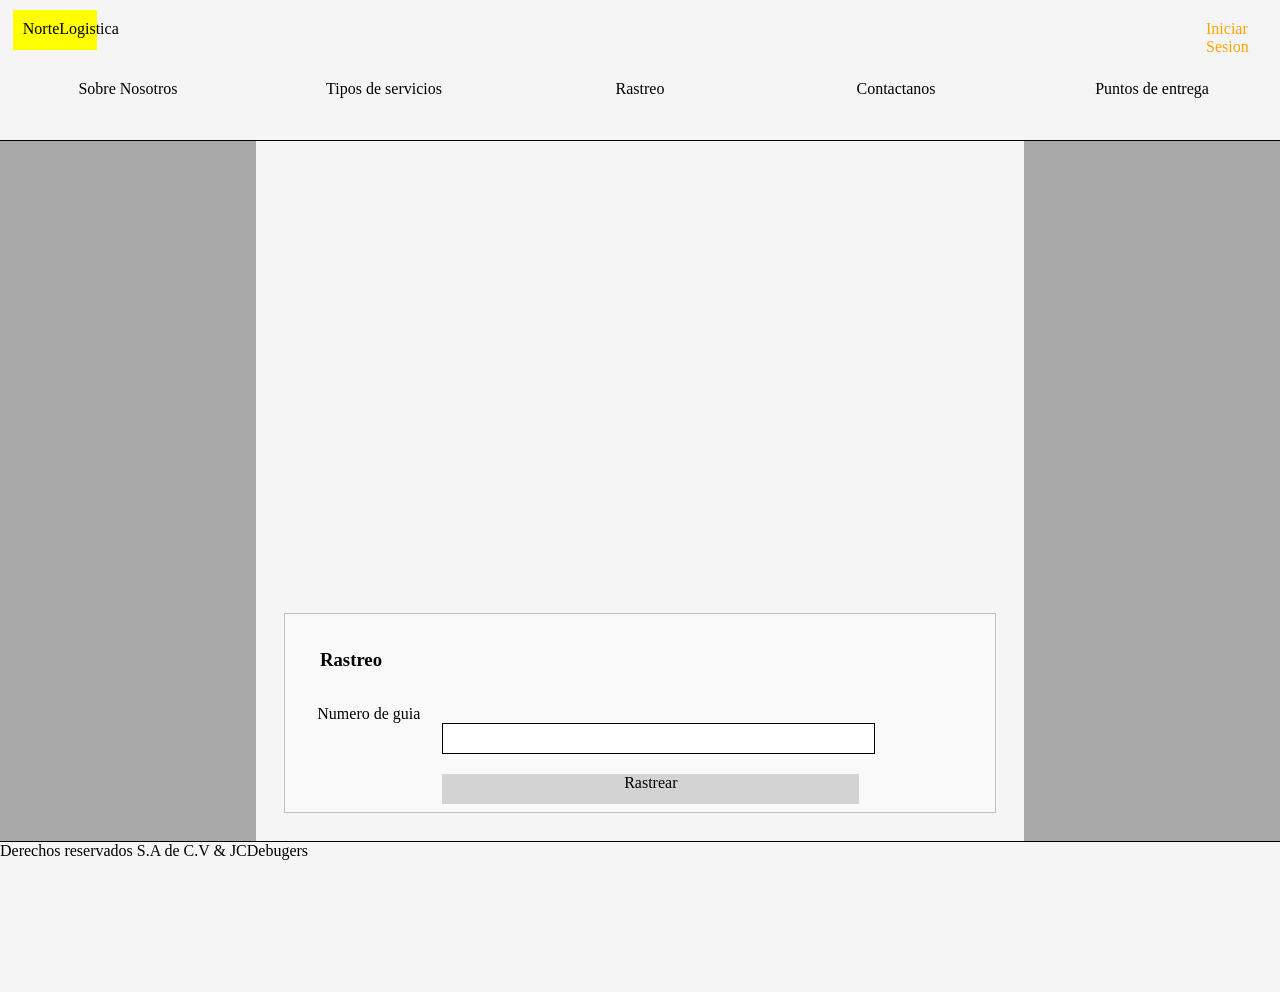
<file: index.html>
<!DOCTYPE html>
<html lang="en">
<head>
    <meta charset="UTF-8">
    <meta http-equiv="X-UA-Compatible" content="IE=edge">
    <meta name="viewport" content="width=device-width, initial-scale=1.0">
    <title>NorteLogistica</title>
    <link rel="stylesheet" href="./Componentes/Index.css">


</head>
<body>
<!--Titulo-->
   
    <div id="header">
        <div class=cajatitulo>NorteLogistica</div>

        <div class="inicioS">
            <label id="iniciosesion">
                <a href="./html/Ingresar.html">Iniciar Sesion</a>
            </label>
        </div>
        
    </div>

<!--Lista de cosas-->
    <div id="header2">    
                    
        <ul id="MenuBurger">
            <li>
                <a href="./html/SobreNosotros.html">Sobre Nosotros</a>
            </li>
             <li>
                <a>Tipos de servicios</a>
                <ul>
                    <li><a href="./html/Envios.html">Envios</a></li>
                </ul>
            </li>
            <li>
                <a href="./html/Rastreo.html">Rastreo</a>
            </li>
            <li>
                <a href="./html/Contactanos.html">Contactanos</a>
            </li>
            <li>
                <a href="./html/PuntosDeEntrega.html">Puntos de entrega</a>
            </li>
        </ul>
    </div>
<!--Todo el cuerpo de la pagina-->

    
    <div id="central">
         
        
        <!--Izquierda--> 
        <div id="nav"></div>

        <!--En medio--> 
        <div id="section">
            
            <div class=cajaArriba></div>

            <div class=cajaEnmedio></div>

            <div class=cajaAbajo>
                <div class="wrapper">
                    <h3>Rastreo</h3>
                    <form action="">
                      <p>
                        <label for="">Numero de guia</label>
                        <input type="text">
                      </p>
                     <!--Codigo para subir archivos-->
                    <!--
                      <p class="input-file-wrapper">
                        <label for="upload">Upload your photo</label>
                        <input type="file" name="" id="upload">
                      </p>
                    -->
                      <p>
                            <label id="boton">
                                <a href="./html/Rastreo.html">Rastrear</a>
                            </label>
                      </p>
                    </form>
                  </div>
            </div>
            
        </div>
        
        <!--Derecha-->
        <div id="aside"></div>

        
    </div>


    <div id="footer">
        Derechos reservados S.A de C.V & JCDebugers
    </div>
    
    
</body>
</html>
</file>
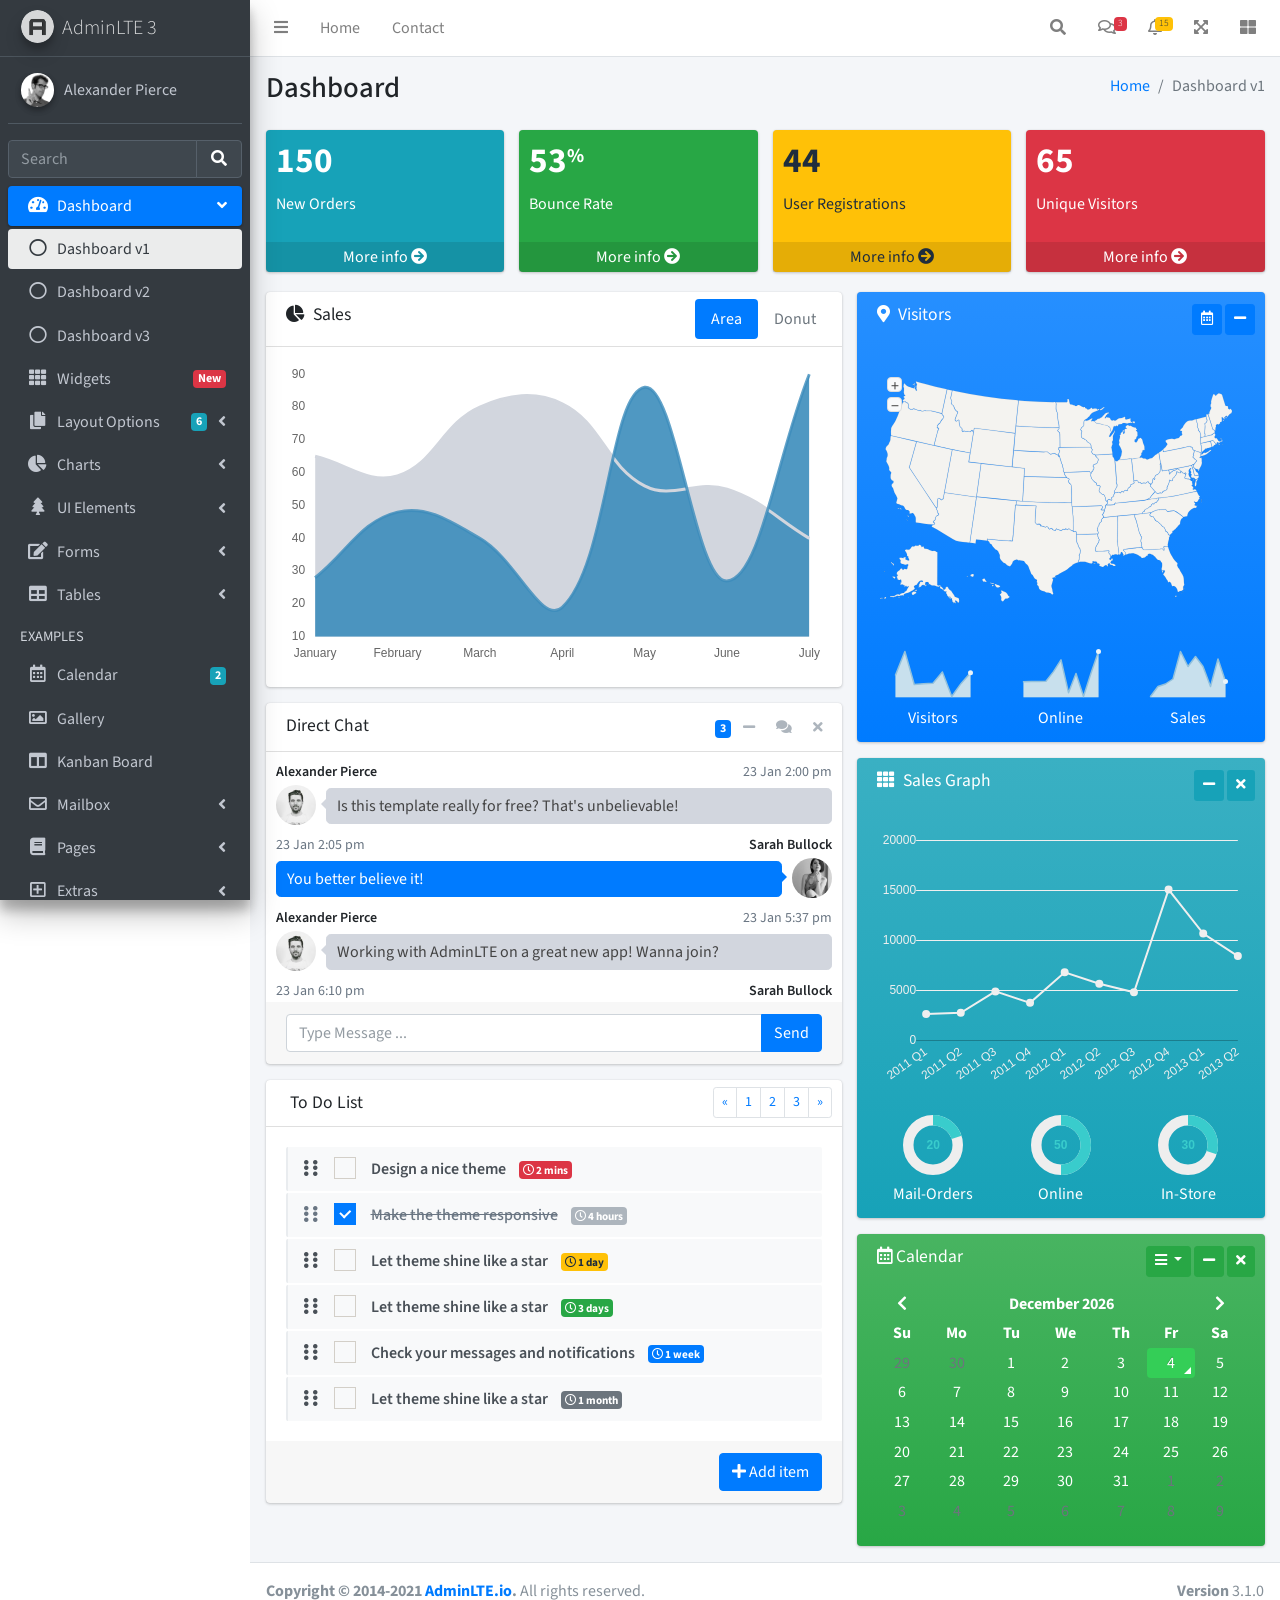
<file: NorteLogistica/public/dash/index.html>
<!DOCTYPE html>
<html lang="en">
<head>
  <meta charset="utf-8">
  <meta name="viewport" content="width=device-width, initial-scale=1">
  <title>AdminLTE 3 | Dashboard</title>

  <!-- Google Font: Source Sans Pro -->
  <link rel="stylesheet" href="https://fonts.googleapis.com/css?family=Source+Sans+Pro:300,400,400i,700&display=fallback">
  <!-- Font Awesome -->
  <link rel="stylesheet" href="plugins/fontawesome-free/css/all.min.css">
  <!-- Ionicons -->
  <link rel="stylesheet" href="https://code.ionicframework.com/ionicons/2.0.1/css/ionicons.min.css">
  <!-- Tempusdominus Bootstrap 4 -->
  <link rel="stylesheet" href="plugins/tempusdominus-bootstrap-4/css/tempusdominus-bootstrap-4.min.css">
  <!-- iCheck -->
  <link rel="stylesheet" href="plugins/icheck-bootstrap/icheck-bootstrap.min.css">
  <!-- JQVMap -->
  <link rel="stylesheet" href="plugins/jqvmap/jqvmap.min.css">
  <!-- Theme style -->
  <link rel="stylesheet" href="dist/css/adminlte.min.css">
  <!-- overlayScrollbars -->
  <link rel="stylesheet" href="plugins/overlayScrollbars/css/OverlayScrollbars.min.css">
  <!-- Daterange picker -->
  <link rel="stylesheet" href="plugins/daterangepicker/daterangepicker.css">
  <!-- summernote -->
  <link rel="stylesheet" href="plugins/summernote/summernote-bs4.min.css">
</head>
<body class="hold-transition sidebar-mini layout-fixed">
<div class="wrapper">

  <!-- Preloader -->
  <div class="preloader flex-column justify-content-center align-items-center">
    <img class="animation__shake" src="dist/img/AdminLTELogo.png" alt="AdminLTELogo" height="60" width="60">
  </div>

  <!-- Navbar -->
  <nav class="main-header navbar navbar-expand navbar-white navbar-light">
    <!-- Left navbar links -->
    <ul class="navbar-nav">
      <li class="nav-item">
        <a class="nav-link" data-widget="pushmenu" href="#" role="button"><i class="fas fa-bars"></i></a>
      </li>
      <li class="nav-item d-none d-sm-inline-block">
        <a href="index3.html" class="nav-link">Home</a>
      </li>
      <li class="nav-item d-none d-sm-inline-block">
        <a href="#" class="nav-link">Contact</a>
      </li>
    </ul>

    <!-- Right navbar links -->
    <ul class="navbar-nav ml-auto">
      <!-- Navbar Search -->
      <li class="nav-item">
        <a class="nav-link" data-widget="navbar-search" href="#" role="button">
          <i class="fas fa-search"></i>
        </a>
        <div class="navbar-search-block">
          <form class="form-inline">
            <div class="input-group input-group-sm">
              <input class="form-control form-control-navbar" type="search" placeholder="Search" aria-label="Search">
              <div class="input-group-append">
                <button class="btn btn-navbar" type="submit">
                  <i class="fas fa-search"></i>
                </button>
                <button class="btn btn-navbar" type="button" data-widget="navbar-search">
                  <i class="fas fa-times"></i>
                </button>
              </div>
            </div>
          </form>
        </div>
      </li>

      <!-- Messages Dropdown Menu -->
      <li class="nav-item dropdown">
        <a class="nav-link" data-toggle="dropdown" href="#">
          <i class="far fa-comments"></i>
          <span class="badge badge-danger navbar-badge">3</span>
        </a>
        <div class="dropdown-menu dropdown-menu-lg dropdown-menu-right">
          <a href="#" class="dropdown-item">
            <!-- Message Start -->
            <div class="media">
              <img src="dist/img/user1-128x128.jpg" alt="User Avatar" class="img-size-50 mr-3 img-circle">
              <div class="media-body">
                <h3 class="dropdown-item-title">
                  Brad Diesel
                  <span class="float-right text-sm text-danger"><i class="fas fa-star"></i></span>
                </h3>
                <p class="text-sm">Call me whenever you can...</p>
                <p class="text-sm text-muted"><i class="far fa-clock mr-1"></i> 4 Hours Ago</p>
              </div>
            </div>
            <!-- Message End -->
          </a>
          <div class="dropdown-divider"></div>
          <a href="#" class="dropdown-item">
            <!-- Message Start -->
            <div class="media">
              <img src="dist/img/user8-128x128.jpg" alt="User Avatar" class="img-size-50 img-circle mr-3">
              <div class="media-body">
                <h3 class="dropdown-item-title">
                  John Pierce
                  <span class="float-right text-sm text-muted"><i class="fas fa-star"></i></span>
                </h3>
                <p class="text-sm">I got your message bro</p>
                <p class="text-sm text-muted"><i class="far fa-clock mr-1"></i> 4 Hours Ago</p>
              </div>
            </div>
            <!-- Message End -->
          </a>
          <div class="dropdown-divider"></div>
          <a href="#" class="dropdown-item">
            <!-- Message Start -->
            <div class="media">
              <img src="dist/img/user3-128x128.jpg" alt="User Avatar" class="img-size-50 img-circle mr-3">
              <div class="media-body">
                <h3 class="dropdown-item-title">
                  Nora Silvester
                  <span class="float-right text-sm text-warning"><i class="fas fa-star"></i></span>
                </h3>
                <p class="text-sm">The subject goes here</p>
                <p class="text-sm text-muted"><i class="far fa-clock mr-1"></i> 4 Hours Ago</p>
              </div>
            </div>
            <!-- Message End -->
          </a>
          <div class="dropdown-divider"></div>
          <a href="#" class="dropdown-item dropdown-footer">See All Messages</a>
        </div>
      </li>
      <!-- Notifications Dropdown Menu -->
      <li class="nav-item dropdown">
        <a class="nav-link" data-toggle="dropdown" href="#">
          <i class="far fa-bell"></i>
          <span class="badge badge-warning navbar-badge">15</span>
        </a>
        <div class="dropdown-menu dropdown-menu-lg dropdown-menu-right">
          <span class="dropdown-item dropdown-header">15 Notifications</span>
          <div class="dropdown-divider"></div>
          <a href="#" class="dropdown-item">
            <i class="fas fa-envelope mr-2"></i> 4 new messages
            <span class="float-right text-muted text-sm">3 mins</span>
          </a>
          <div class="dropdown-divider"></div>
          <a href="#" class="dropdown-item">
            <i class="fas fa-users mr-2"></i> 8 friend requests
            <span class="float-right text-muted text-sm">12 hours</span>
          </a>
          <div class="dropdown-divider"></div>
          <a href="#" class="dropdown-item">
            <i class="fas fa-file mr-2"></i> 3 new reports
            <span class="float-right text-muted text-sm">2 days</span>
          </a>
          <div class="dropdown-divider"></div>
          <a href="#" class="dropdown-item dropdown-footer">See All Notifications</a>
        </div>
      </li>
      <li class="nav-item">
        <a class="nav-link" data-widget="fullscreen" href="#" role="button">
          <i class="fas fa-expand-arrows-alt"></i>
        </a>
      </li>
      <li class="nav-item">
        <a class="nav-link" data-widget="control-sidebar" data-slide="true" href="#" role="button">
          <i class="fas fa-th-large"></i>
        </a>
      </li>
    </ul>
  </nav>
  <!-- /.navbar -->

  <!-- Main Sidebar Container -->
  <aside class="main-sidebar sidebar-dark-primary elevation-4">
    <!-- Brand Logo -->
    <a href="index3.html" class="brand-link">
      <img src="dist/img/AdminLTELogo.png" alt="AdminLTE Logo" class="brand-image img-circle elevation-3" style="opacity: .8">
      <span class="brand-text font-weight-light">AdminLTE 3</span>
    </a>

    <!-- Sidebar -->
    <div class="sidebar">
      <!-- Sidebar user panel (optional) -->
      <div class="user-panel mt-3 pb-3 mb-3 d-flex">
        <div class="image">
          <img src="dist/img/user2-160x160.jpg" class="img-circle elevation-2" alt="User Image">
        </div>
        <div class="info">
          <a href="#" class="d-block">Alexander Pierce</a>
        </div>
      </div>

      <!-- SidebarSearch Form -->
      <div class="form-inline">
        <div class="input-group" data-widget="sidebar-search">
          <input class="form-control form-control-sidebar" type="search" placeholder="Search" aria-label="Search">
          <div class="input-group-append">
            <button class="btn btn-sidebar">
              <i class="fas fa-search fa-fw"></i>
            </button>
          </div>
        </div>
      </div>

      <!-- Sidebar Menu -->
      <nav class="mt-2">
        <ul class="nav nav-pills nav-sidebar flex-column" data-widget="treeview" role="menu" data-accordion="false">
          <!-- Add icons to the links using the .nav-icon class
               with font-awesome or any other icon font library -->
          <li class="nav-item menu-open">
            <a href="#" class="nav-link active">
              <i class="nav-icon fas fa-tachometer-alt"></i>
              <p>
                Dashboard
                <i class="right fas fa-angle-left"></i>
              </p>
            </a>
            <ul class="nav nav-treeview">
              <li class="nav-item">
                <a href="./index.html" class="nav-link active">
                  <i class="far fa-circle nav-icon"></i>
                  <p>Dashboard v1</p>
                </a>
              </li>
              <li class="nav-item">
                <a href="./index2.html" class="nav-link">
                  <i class="far fa-circle nav-icon"></i>
                  <p>Dashboard v2</p>
                </a>
              </li>
              <li class="nav-item">
                <a href="./index3.html" class="nav-link">
                  <i class="far fa-circle nav-icon"></i>
                  <p>Dashboard v3</p>
                </a>
              </li>
            </ul>
          </li>
          <li class="nav-item">
            <a href="pages/widgets.html" class="nav-link">
              <i class="nav-icon fas fa-th"></i>
              <p>
                Widgets
                <span class="right badge badge-danger">New</span>
              </p>
            </a>
          </li>
          <li class="nav-item">
            <a href="#" class="nav-link">
              <i class="nav-icon fas fa-copy"></i>
              <p>
                Layout Options
                <i class="fas fa-angle-left right"></i>
                <span class="badge badge-info right">6</span>
              </p>
            </a>
            <ul class="nav nav-treeview">
              <li class="nav-item">
                <a href="pages/layout/top-nav.html" class="nav-link">
                  <i class="far fa-circle nav-icon"></i>
                  <p>Top Navigation</p>
                </a>
              </li>
              <li class="nav-item">
                <a href="pages/layout/top-nav-sidebar.html" class="nav-link">
                  <i class="far fa-circle nav-icon"></i>
                  <p>Top Navigation + Sidebar</p>
                </a>
              </li>
              <li class="nav-item">
                <a href="pages/layout/boxed.html" class="nav-link">
                  <i class="far fa-circle nav-icon"></i>
                  <p>Boxed</p>
                </a>
              </li>
              <li class="nav-item">
                <a href="pages/layout/fixed-sidebar.html" class="nav-link">
                  <i class="far fa-circle nav-icon"></i>
                  <p>Fixed Sidebar</p>
                </a>
              </li>
              <li class="nav-item">
                <a href="pages/layout/fixed-sidebar-custom.html" class="nav-link">
                  <i class="far fa-circle nav-icon"></i>
                  <p>Fixed Sidebar <small>+ Custom Area</small></p>
                </a>
              </li>
              <li class="nav-item">
                <a href="pages/layout/fixed-topnav.html" class="nav-link">
                  <i class="far fa-circle nav-icon"></i>
                  <p>Fixed Navbar</p>
                </a>
              </li>
              <li class="nav-item">
                <a href="pages/layout/fixed-footer.html" class="nav-link">
                  <i class="far fa-circle nav-icon"></i>
                  <p>Fixed Footer</p>
                </a>
              </li>
              <li class="nav-item">
                <a href="pages/layout/collapsed-sidebar.html" class="nav-link">
                  <i class="far fa-circle nav-icon"></i>
                  <p>Collapsed Sidebar</p>
                </a>
              </li>
            </ul>
          </li>
          <li class="nav-item">
            <a href="#" class="nav-link">
              <i class="nav-icon fas fa-chart-pie"></i>
              <p>
                Charts
                <i class="right fas fa-angle-left"></i>
              </p>
            </a>
            <ul class="nav nav-treeview">
              <li class="nav-item">
                <a href="pages/charts/chartjs.html" class="nav-link">
                  <i class="far fa-circle nav-icon"></i>
                  <p>ChartJS</p>
                </a>
              </li>
              <li class="nav-item">
                <a href="pages/charts/flot.html" class="nav-link">
                  <i class="far fa-circle nav-icon"></i>
                  <p>Flot</p>
                </a>
              </li>
              <li class="nav-item">
                <a href="pages/charts/inline.html" class="nav-link">
                  <i class="far fa-circle nav-icon"></i>
                  <p>Inline</p>
                </a>
              </li>
              <li class="nav-item">
                <a href="pages/charts/uplot.html" class="nav-link">
                  <i class="far fa-circle nav-icon"></i>
                  <p>uPlot</p>
                </a>
              </li>
            </ul>
          </li>
          <li class="nav-item">
            <a href="#" class="nav-link">
              <i class="nav-icon fas fa-tree"></i>
              <p>
                UI Elements
                <i class="fas fa-angle-left right"></i>
              </p>
            </a>
            <ul class="nav nav-treeview">
              <li class="nav-item">
                <a href="pages/UI/general.html" class="nav-link">
                  <i class="far fa-circle nav-icon"></i>
                  <p>General</p>
                </a>
              </li>
              <li class="nav-item">
                <a href="pages/UI/icons.html" class="nav-link">
                  <i class="far fa-circle nav-icon"></i>
                  <p>Icons</p>
                </a>
              </li>
              <li class="nav-item">
                <a href="pages/UI/buttons.html" class="nav-link">
                  <i class="far fa-circle nav-icon"></i>
                  <p>Buttons</p>
                </a>
              </li>
              <li class="nav-item">
                <a href="pages/UI/sliders.html" class="nav-link">
                  <i class="far fa-circle nav-icon"></i>
                  <p>Sliders</p>
                </a>
              </li>
              <li class="nav-item">
                <a href="pages/UI/modals.html" class="nav-link">
                  <i class="far fa-circle nav-icon"></i>
                  <p>Modals & Alerts</p>
                </a>
              </li>
              <li class="nav-item">
                <a href="pages/UI/navbar.html" class="nav-link">
                  <i class="far fa-circle nav-icon"></i>
                  <p>Navbar & Tabs</p>
                </a>
              </li>
              <li class="nav-item">
                <a href="pages/UI/timeline.html" class="nav-link">
                  <i class="far fa-circle nav-icon"></i>
                  <p>Timeline</p>
                </a>
              </li>
              <li class="nav-item">
                <a href="pages/UI/ribbons.html" class="nav-link">
                  <i class="far fa-circle nav-icon"></i>
                  <p>Ribbons</p>
                </a>
              </li>
            </ul>
          </li>
          <li class="nav-item">
            <a href="#" class="nav-link">
              <i class="nav-icon fas fa-edit"></i>
              <p>
                Forms
                <i class="fas fa-angle-left right"></i>
              </p>
            </a>
            <ul class="nav nav-treeview">
              <li class="nav-item">
                <a href="pages/forms/general.html" class="nav-link">
                  <i class="far fa-circle nav-icon"></i>
                  <p>General Elements</p>
                </a>
              </li>
              <li class="nav-item">
                <a href="pages/forms/advanced.html" class="nav-link">
                  <i class="far fa-circle nav-icon"></i>
                  <p>Advanced Elements</p>
                </a>
              </li>
              <li class="nav-item">
                <a href="pages/forms/editors.html" class="nav-link">
                  <i class="far fa-circle nav-icon"></i>
                  <p>Editors</p>
                </a>
              </li>
              <li class="nav-item">
                <a href="pages/forms/validation.html" class="nav-link">
                  <i class="far fa-circle nav-icon"></i>
                  <p>Validation</p>
                </a>
              </li>
            </ul>
          </li>
          <li class="nav-item">
            <a href="#" class="nav-link">
              <i class="nav-icon fas fa-table"></i>
              <p>
                Tables
                <i class="fas fa-angle-left right"></i>
              </p>
            </a>
            <ul class="nav nav-treeview">
              <li class="nav-item">
                <a href="pages/tables/simple.html" class="nav-link">
                  <i class="far fa-circle nav-icon"></i>
                  <p>Simple Tables</p>
                </a>
              </li>
              <li class="nav-item">
                <a href="pages/tables/data.html" class="nav-link">
                  <i class="far fa-circle nav-icon"></i>
                  <p>DataTables</p>
                </a>
              </li>
              <li class="nav-item">
                <a href="pages/tables/jsgrid.html" class="nav-link">
                  <i class="far fa-circle nav-icon"></i>
                  <p>jsGrid</p>
                </a>
              </li>
            </ul>
          </li>
          <li class="nav-header">EXAMPLES</li>
          <li class="nav-item">
            <a href="pages/calendar.html" class="nav-link">
              <i class="nav-icon far fa-calendar-alt"></i>
              <p>
                Calendar
                <span class="badge badge-info right">2</span>
              </p>
            </a>
          </li>
          <li class="nav-item">
            <a href="pages/gallery.html" class="nav-link">
              <i class="nav-icon far fa-image"></i>
              <p>
                Gallery
              </p>
            </a>
          </li>
          <li class="nav-item">
            <a href="pages/kanban.html" class="nav-link">
              <i class="nav-icon fas fa-columns"></i>
              <p>
                Kanban Board
              </p>
            </a>
          </li>
          <li class="nav-item">
            <a href="#" class="nav-link">
              <i class="nav-icon far fa-envelope"></i>
              <p>
                Mailbox
                <i class="fas fa-angle-left right"></i>
              </p>
            </a>
            <ul class="nav nav-treeview">
              <li class="nav-item">
                <a href="pages/mailbox/mailbox.html" class="nav-link">
                  <i class="far fa-circle nav-icon"></i>
                  <p>Inbox</p>
                </a>
              </li>
              <li class="nav-item">
                <a href="pages/mailbox/compose.html" class="nav-link">
                  <i class="far fa-circle nav-icon"></i>
                  <p>Compose</p>
                </a>
              </li>
              <li class="nav-item">
                <a href="pages/mailbox/read-mail.html" class="nav-link">
                  <i class="far fa-circle nav-icon"></i>
                  <p>Read</p>
                </a>
              </li>
            </ul>
          </li>
          <li class="nav-item">
            <a href="#" class="nav-link">
              <i class="nav-icon fas fa-book"></i>
              <p>
                Pages
                <i class="fas fa-angle-left right"></i>
              </p>
            </a>
            <ul class="nav nav-treeview">
              <li class="nav-item">
                <a href="pages/examples/invoice.html" class="nav-link">
                  <i class="far fa-circle nav-icon"></i>
                  <p>Invoice</p>
                </a>
              </li>
              <li class="nav-item">
                <a href="pages/examples/profile.html" class="nav-link">
                  <i class="far fa-circle nav-icon"></i>
                  <p>Profile</p>
                </a>
              </li>
              <li class="nav-item">
                <a href="pages/examples/e-commerce.html" class="nav-link">
                  <i class="far fa-circle nav-icon"></i>
                  <p>E-commerce</p>
                </a>
              </li>
              <li class="nav-item">
                <a href="pages/examples/projects.html" class="nav-link">
                  <i class="far fa-circle nav-icon"></i>
                  <p>Projects</p>
                </a>
              </li>
              <li class="nav-item">
                <a href="pages/examples/project-add.html" class="nav-link">
                  <i class="far fa-circle nav-icon"></i>
                  <p>Project Add</p>
                </a>
              </li>
              <li class="nav-item">
                <a href="pages/examples/project-edit.html" class="nav-link">
                  <i class="far fa-circle nav-icon"></i>
                  <p>Project Edit</p>
                </a>
              </li>
              <li class="nav-item">
                <a href="pages/examples/project-detail.html" class="nav-link">
                  <i class="far fa-circle nav-icon"></i>
                  <p>Project Detail</p>
                </a>
              </li>
              <li class="nav-item">
                <a href="pages/examples/contacts.html" class="nav-link">
                  <i class="far fa-circle nav-icon"></i>
                  <p>Contacts</p>
                </a>
              </li>
              <li class="nav-item">
                <a href="pages/examples/faq.html" class="nav-link">
                  <i class="far fa-circle nav-icon"></i>
                  <p>FAQ</p>
                </a>
              </li>
              <li class="nav-item">
                <a href="pages/examples/contact-us.html" class="nav-link">
                  <i class="far fa-circle nav-icon"></i>
                  <p>Contact us</p>
                </a>
              </li>
            </ul>
          </li>
          <li class="nav-item">
            <a href="#" class="nav-link">
              <i class="nav-icon far fa-plus-square"></i>
              <p>
                Extras
                <i class="fas fa-angle-left right"></i>
              </p>
            </a>
            <ul class="nav nav-treeview">
              <li class="nav-item">
                <a href="#" class="nav-link">
                  <i class="far fa-circle nav-icon"></i>
                  <p>
                    Login & Register v1
                    <i class="fas fa-angle-left right"></i>
                  </p>
                </a>
                <ul class="nav nav-treeview">
                  <li class="nav-item">
                    <a href="pages/examples/login.html" class="nav-link">
                      <i class="far fa-circle nav-icon"></i>
                      <p>Login v1</p>
                    </a>
                  </li>
                  <li class="nav-item">
                    <a href="pages/examples/register.html" class="nav-link">
                      <i class="far fa-circle nav-icon"></i>
                      <p>Register v1</p>
                    </a>
                  </li>
                  <li class="nav-item">
                    <a href="pages/examples/forgot-password.html" class="nav-link">
                      <i class="far fa-circle nav-icon"></i>
                      <p>Forgot Password v1</p>
                    </a>
                  </li>
                  <li class="nav-item">
                    <a href="pages/examples/recover-password.html" class="nav-link">
                      <i class="far fa-circle nav-icon"></i>
                      <p>Recover Password v1</p>
                    </a>
                  </li>
                </ul>
              </li>
              <li class="nav-item">
                <a href="#" class="nav-link">
                  <i class="far fa-circle nav-icon"></i>
                  <p>
                    Login & Register v2
                    <i class="fas fa-angle-left right"></i>
                  </p>
                </a>
                <ul class="nav nav-treeview">
                  <li class="nav-item">
                    <a href="pages/examples/login-v2.html" class="nav-link">
                      <i class="far fa-circle nav-icon"></i>
                      <p>Login v2</p>
                    </a>
                  </li>
                  <li class="nav-item">
                    <a href="pages/examples/register-v2.html" class="nav-link">
                      <i class="far fa-circle nav-icon"></i>
                      <p>Register v2</p>
                    </a>
                  </li>
                  <li class="nav-item">
                    <a href="pages/examples/forgot-password-v2.html" class="nav-link">
                      <i class="far fa-circle nav-icon"></i>
                      <p>Forgot Password v2</p>
                    </a>
                  </li>
                  <li class="nav-item">
                    <a href="pages/examples/recover-password-v2.html" class="nav-link">
                      <i class="far fa-circle nav-icon"></i>
                      <p>Recover Password v2</p>
                    </a>
                  </li>
                </ul>
              </li>
              <li class="nav-item">
                <a href="pages/examples/lockscreen.html" class="nav-link">
                  <i class="far fa-circle nav-icon"></i>
                  <p>Lockscreen</p>
                </a>
              </li>
              <li class="nav-item">
                <a href="pages/examples/legacy-user-menu.html" class="nav-link">
                  <i class="far fa-circle nav-icon"></i>
                  <p>Legacy User Menu</p>
                </a>
              </li>
              <li class="nav-item">
                <a href="pages/examples/language-menu.html" class="nav-link">
                  <i class="far fa-circle nav-icon"></i>
                  <p>Language Menu</p>
                </a>
              </li>
              <li class="nav-item">
                <a href="pages/examples/404.html" class="nav-link">
                  <i class="far fa-circle nav-icon"></i>
                  <p>Error 404</p>
                </a>
              </li>
              <li class="nav-item">
                <a href="pages/examples/500.html" class="nav-link">
                  <i class="far fa-circle nav-icon"></i>
                  <p>Error 500</p>
                </a>
              </li>
              <li class="nav-item">
                <a href="pages/examples/pace.html" class="nav-link">
                  <i class="far fa-circle nav-icon"></i>
                  <p>Pace</p>
                </a>
              </li>
              <li class="nav-item">
                <a href="pages/examples/blank.html" class="nav-link">
                  <i class="far fa-circle nav-icon"></i>
                  <p>Blank Page</p>
                </a>
              </li>
              <li class="nav-item">
                <a href="starter.html" class="nav-link">
                  <i class="far fa-circle nav-icon"></i>
                  <p>Starter Page</p>
                </a>
              </li>
            </ul>
          </li>
          <li class="nav-item">
            <a href="#" class="nav-link">
              <i class="nav-icon fas fa-search"></i>
              <p>
                Search
                <i class="fas fa-angle-left right"></i>
              </p>
            </a>
            <ul class="nav nav-treeview">
              <li class="nav-item">
                <a href="pages/search/simple.html" class="nav-link">
                  <i class="far fa-circle nav-icon"></i>
                  <p>Simple Search</p>
                </a>
              </li>
              <li class="nav-item">
                <a href="pages/search/enhanced.html" class="nav-link">
                  <i class="far fa-circle nav-icon"></i>
                  <p>Enhanced</p>
                </a>
              </li>
            </ul>
          </li>
          <li class="nav-header">MISCELLANEOUS</li>
          <li class="nav-item">
            <a href="iframe.html" class="nav-link">
              <i class="nav-icon fas fa-ellipsis-h"></i>
              <p>Tabbed IFrame Plugin</p>
            </a>
          </li>
          <li class="nav-item">
            <a href="https://adminlte.io/docs/3.1/" class="nav-link">
              <i class="nav-icon fas fa-file"></i>
              <p>Documentation</p>
            </a>
          </li>
          <li class="nav-header">MULTI LEVEL EXAMPLE</li>
          <li class="nav-item">
            <a href="#" class="nav-link">
              <i class="fas fa-circle nav-icon"></i>
              <p>Level 1</p>
            </a>
          </li>
          <li class="nav-item">
            <a href="#" class="nav-link">
              <i class="nav-icon fas fa-circle"></i>
              <p>
                Level 1
                <i class="right fas fa-angle-left"></i>
              </p>
            </a>
            <ul class="nav nav-treeview">
              <li class="nav-item">
                <a href="#" class="nav-link">
                  <i class="far fa-circle nav-icon"></i>
                  <p>Level 2</p>
                </a>
              </li>
              <li class="nav-item">
                <a href="#" class="nav-link">
                  <i class="far fa-circle nav-icon"></i>
                  <p>
                    Level 2
                    <i class="right fas fa-angle-left"></i>
                  </p>
                </a>
                <ul class="nav nav-treeview">
                  <li class="nav-item">
                    <a href="#" class="nav-link">
                      <i class="far fa-dot-circle nav-icon"></i>
                      <p>Level 3</p>
                    </a>
                  </li>
                  <li class="nav-item">
                    <a href="#" class="nav-link">
                      <i class="far fa-dot-circle nav-icon"></i>
                      <p>Level 3</p>
                    </a>
                  </li>
                  <li class="nav-item">
                    <a href="#" class="nav-link">
                      <i class="far fa-dot-circle nav-icon"></i>
                      <p>Level 3</p>
                    </a>
                  </li>
                </ul>
              </li>
              <li class="nav-item">
                <a href="#" class="nav-link">
                  <i class="far fa-circle nav-icon"></i>
                  <p>Level 2</p>
                </a>
              </li>
            </ul>
          </li>
          <li class="nav-item">
            <a href="#" class="nav-link">
              <i class="fas fa-circle nav-icon"></i>
              <p>Level 1</p>
            </a>
          </li>
          <li class="nav-header">LABELS</li>
          <li class="nav-item">
            <a href="#" class="nav-link">
              <i class="nav-icon far fa-circle text-danger"></i>
              <p class="text">Important</p>
            </a>
          </li>
          <li class="nav-item">
            <a href="#" class="nav-link">
              <i class="nav-icon far fa-circle text-warning"></i>
              <p>Warning</p>
            </a>
          </li>
          <li class="nav-item">
            <a href="#" class="nav-link">
              <i class="nav-icon far fa-circle text-info"></i>
              <p>Informational</p>
            </a>
          </li>
        </ul>
      </nav>
      <!-- /.sidebar-menu -->
    </div>
    <!-- /.sidebar -->
  </aside>

  <!-- Content Wrapper. Contains page content -->
  <div class="content-wrapper">
    <!-- Content Header (Page header) -->
    <div class="content-header">
      <div class="container-fluid">
        <div class="row mb-2">
          <div class="col-sm-6">
            <h1 class="m-0">Dashboard</h1>
          </div><!-- /.col -->
          <div class="col-sm-6">
            <ol class="breadcrumb float-sm-right">
              <li class="breadcrumb-item"><a href="#">Home</a></li>
              <li class="breadcrumb-item active">Dashboard v1</li>
            </ol>
          </div><!-- /.col -->
        </div><!-- /.row -->
      </div><!-- /.container-fluid -->
    </div>
    <!-- /.content-header -->

    <!-- Main content -->
    <section class="content">
      <div class="container-fluid">
        <!-- Small boxes (Stat box) -->
        <div class="row">
          <div class="col-lg-3 col-6">
            <!-- small box -->
            <div class="small-box bg-info">
              <div class="inner">
                <h3>150</h3>

                <p>New Orders</p>
              </div>
              <div class="icon">
                <i class="ion ion-bag"></i>
              </div>
              <a href="#" class="small-box-footer">More info <i class="fas fa-arrow-circle-right"></i></a>
            </div>
          </div>
          <!-- ./col -->
          <div class="col-lg-3 col-6">
            <!-- small box -->
            <div class="small-box bg-success">
              <div class="inner">
                <h3>53<sup style="font-size: 20px">%</sup></h3>

                <p>Bounce Rate</p>
              </div>
              <div class="icon">
                <i class="ion ion-stats-bars"></i>
              </div>
              <a href="#" class="small-box-footer">More info <i class="fas fa-arrow-circle-right"></i></a>
            </div>
          </div>
          <!-- ./col -->
          <div class="col-lg-3 col-6">
            <!-- small box -->
            <div class="small-box bg-warning">
              <div class="inner">
                <h3>44</h3>

                <p>User Registrations</p>
              </div>
              <div class="icon">
                <i class="ion ion-person-add"></i>
              </div>
              <a href="#" class="small-box-footer">More info <i class="fas fa-arrow-circle-right"></i></a>
            </div>
          </div>
          <!-- ./col -->
          <div class="col-lg-3 col-6">
            <!-- small box -->
            <div class="small-box bg-danger">
              <div class="inner">
                <h3>65</h3>

                <p>Unique Visitors</p>
              </div>
              <div class="icon">
                <i class="ion ion-pie-graph"></i>
              </div>
              <a href="#" class="small-box-footer">More info <i class="fas fa-arrow-circle-right"></i></a>
            </div>
          </div>
          <!-- ./col -->
        </div>
        <!-- /.row -->
        <!-- Main row -->
        <div class="row">
          <!-- Left col -->
          <section class="col-lg-7 connectedSortable">
            <!-- Custom tabs (Charts with tabs)-->
            <div class="card">
              <div class="card-header">
                <h3 class="card-title">
                  <i class="fas fa-chart-pie mr-1"></i>
                  Sales
                </h3>
                <div class="card-tools">
                  <ul class="nav nav-pills ml-auto">
                    <li class="nav-item">
                      <a class="nav-link active" href="#revenue-chart" data-toggle="tab">Area</a>
                    </li>
                    <li class="nav-item">
                      <a class="nav-link" href="#sales-chart" data-toggle="tab">Donut</a>
                    </li>
                  </ul>
                </div>
              </div><!-- /.card-header -->
              <div class="card-body">
                <div class="tab-content p-0">
                  <!-- Morris chart - Sales -->
                  <div class="chart tab-pane active" id="revenue-chart"
                       style="position: relative; height: 300px;">
                      <canvas id="revenue-chart-canvas" height="300" style="height: 300px;"></canvas>
                   </div>
                  <div class="chart tab-pane" id="sales-chart" style="position: relative; height: 300px;">
                    <canvas id="sales-chart-canvas" height="300" style="height: 300px;"></canvas>
                  </div>
                </div>
              </div><!-- /.card-body -->
            </div>
            <!-- /.card -->

            <!-- DIRECT CHAT -->
            <div class="card direct-chat direct-chat-primary">
              <div class="card-header">
                <h3 class="card-title">Direct Chat</h3>

                <div class="card-tools">
                  <span title="3 New Messages" class="badge badge-primary">3</span>
                  <button type="button" class="btn btn-tool" data-card-widget="collapse">
                    <i class="fas fa-minus"></i>
                  </button>
                  <button type="button" class="btn btn-tool" title="Contacts" data-widget="chat-pane-toggle">
                    <i class="fas fa-comments"></i>
                  </button>
                  <button type="button" class="btn btn-tool" data-card-widget="remove">
                    <i class="fas fa-times"></i>
                  </button>
                </div>
              </div>
              <!-- /.card-header -->
              <div class="card-body">
                <!-- Conversations are loaded here -->
                <div class="direct-chat-messages">
                  <!-- Message. Default to the left -->
                  <div class="direct-chat-msg">
                    <div class="direct-chat-infos clearfix">
                      <span class="direct-chat-name float-left">Alexander Pierce</span>
                      <span class="direct-chat-timestamp float-right">23 Jan 2:00 pm</span>
                    </div>
                    <!-- /.direct-chat-infos -->
                    <img class="direct-chat-img" src="dist/img/user1-128x128.jpg" alt="message user image">
                    <!-- /.direct-chat-img -->
                    <div class="direct-chat-text">
                      Is this template really for free? That's unbelievable!
                    </div>
                    <!-- /.direct-chat-text -->
                  </div>
                  <!-- /.direct-chat-msg -->

                  <!-- Message to the right -->
                  <div class="direct-chat-msg right">
                    <div class="direct-chat-infos clearfix">
                      <span class="direct-chat-name float-right">Sarah Bullock</span>
                      <span class="direct-chat-timestamp float-left">23 Jan 2:05 pm</span>
                    </div>
                    <!-- /.direct-chat-infos -->
                    <img class="direct-chat-img" src="dist/img/user3-128x128.jpg" alt="message user image">
                    <!-- /.direct-chat-img -->
                    <div class="direct-chat-text">
                      You better believe it!
                    </div>
                    <!-- /.direct-chat-text -->
                  </div>
                  <!-- /.direct-chat-msg -->

                  <!-- Message. Default to the left -->
                  <div class="direct-chat-msg">
                    <div class="direct-chat-infos clearfix">
                      <span class="direct-chat-name float-left">Alexander Pierce</span>
                      <span class="direct-chat-timestamp float-right">23 Jan 5:37 pm</span>
                    </div>
                    <!-- /.direct-chat-infos -->
                    <img class="direct-chat-img" src="dist/img/user1-128x128.jpg" alt="message user image">
                    <!-- /.direct-chat-img -->
                    <div class="direct-chat-text">
                      Working with AdminLTE on a great new app! Wanna join?
                    </div>
                    <!-- /.direct-chat-text -->
                  </div>
                  <!-- /.direct-chat-msg -->

                  <!-- Message to the right -->
                  <div class="direct-chat-msg right">
                    <div class="direct-chat-infos clearfix">
                      <span class="direct-chat-name float-right">Sarah Bullock</span>
                      <span class="direct-chat-timestamp float-left">23 Jan 6:10 pm</span>
                    </div>
                    <!-- /.direct-chat-infos -->
                    <img class="direct-chat-img" src="dist/img/user3-128x128.jpg" alt="message user image">
                    <!-- /.direct-chat-img -->
                    <div class="direct-chat-text">
                      I would love to.
                    </div>
                    <!-- /.direct-chat-text -->
                  </div>
                  <!-- /.direct-chat-msg -->

                </div>
                <!--/.direct-chat-messages-->

                <!-- Contacts are loaded here -->
                <div class="direct-chat-contacts">
                  <ul class="contacts-list">
                    <li>
                      <a href="#">
                        <img class="contacts-list-img" src="dist/img/user1-128x128.jpg" alt="User Avatar">

                        <div class="contacts-list-info">
                          <span class="contacts-list-name">
                            Count Dracula
                            <small class="contacts-list-date float-right">2/28/2015</small>
                          </span>
                          <span class="contacts-list-msg">How have you been? I was...</span>
                        </div>
                        <!-- /.contacts-list-info -->
                      </a>
                    </li>
                    <!-- End Contact Item -->
                    <li>
                      <a href="#">
                        <img class="contacts-list-img" src="dist/img/user7-128x128.jpg" alt="User Avatar">

                        <div class="contacts-list-info">
                          <span class="contacts-list-name">
                            Sarah Doe
                            <small class="contacts-list-date float-right">2/23/2015</small>
                          </span>
                          <span class="contacts-list-msg">I will be waiting for...</span>
                        </div>
                        <!-- /.contacts-list-info -->
                      </a>
                    </li>
                    <!-- End Contact Item -->
                    <li>
                      <a href="#">
                        <img class="contacts-list-img" src="dist/img/user3-128x128.jpg" alt="User Avatar">

                        <div class="contacts-list-info">
                          <span class="contacts-list-name">
                            Nadia Jolie
                            <small class="contacts-list-date float-right">2/20/2015</small>
                          </span>
                          <span class="contacts-list-msg">I'll call you back at...</span>
                        </div>
                        <!-- /.contacts-list-info -->
                      </a>
                    </li>
                    <!-- End Contact Item -->
                    <li>
                      <a href="#">
                        <img class="contacts-list-img" src="dist/img/user5-128x128.jpg" alt="User Avatar">

                        <div class="contacts-list-info">
                          <span class="contacts-list-name">
                            Nora S. Vans
                            <small class="contacts-list-date float-right">2/10/2015</small>
                          </span>
                          <span class="contacts-list-msg">Where is your new...</span>
                        </div>
                        <!-- /.contacts-list-info -->
                      </a>
                    </li>
                    <!-- End Contact Item -->
                    <li>
                      <a href="#">
                        <img class="contacts-list-img" src="dist/img/user6-128x128.jpg" alt="User Avatar">

                        <div class="contacts-list-info">
                          <span class="contacts-list-name">
                            John K.
                            <small class="contacts-list-date float-right">1/27/2015</small>
                          </span>
                          <span class="contacts-list-msg">Can I take a look at...</span>
                        </div>
                        <!-- /.contacts-list-info -->
                      </a>
                    </li>
                    <!-- End Contact Item -->
                    <li>
                      <a href="#">
                        <img class="contacts-list-img" src="dist/img/user8-128x128.jpg" alt="User Avatar">

                        <div class="contacts-list-info">
                          <span class="contacts-list-name">
                            Kenneth M.
                            <small class="contacts-list-date float-right">1/4/2015</small>
                          </span>
                          <span class="contacts-list-msg">Never mind I found...</span>
                        </div>
                        <!-- /.contacts-list-info -->
                      </a>
                    </li>
                    <!-- End Contact Item -->
                  </ul>
                  <!-- /.contacts-list -->
                </div>
                <!-- /.direct-chat-pane -->
              </div>
              <!-- /.card-body -->
              <div class="card-footer">
                <form action="#" method="post">
                  <div class="input-group">
                    <input type="text" name="message" placeholder="Type Message ..." class="form-control">
                    <span class="input-group-append">
                      <button type="button" class="btn btn-primary">Send</button>
                    </span>
                  </div>
                </form>
              </div>
              <!-- /.card-footer-->
            </div>
            <!--/.direct-chat -->

            <!-- TO DO List -->
            <div class="card">
              <div class="card-header">
                <h3 class="card-title">
                  <i class="ion ion-clipboard mr-1"></i>
                  To Do List
                </h3>

                <div class="card-tools">
                  <ul class="pagination pagination-sm">
                    <li class="page-item"><a href="#" class="page-link">&laquo;</a></li>
                    <li class="page-item"><a href="#" class="page-link">1</a></li>
                    <li class="page-item"><a href="#" class="page-link">2</a></li>
                    <li class="page-item"><a href="#" class="page-link">3</a></li>
                    <li class="page-item"><a href="#" class="page-link">&raquo;</a></li>
                  </ul>
                </div>
              </div>
              <!-- /.card-header -->
              <div class="card-body">
                <ul class="todo-list" data-widget="todo-list">
                  <li>
                    <!-- drag handle -->
                    <span class="handle">
                      <i class="fas fa-ellipsis-v"></i>
                      <i class="fas fa-ellipsis-v"></i>
                    </span>
                    <!-- checkbox -->
                    <div  class="icheck-primary d-inline ml-2">
                      <input type="checkbox" value="" name="todo1" id="todoCheck1">
                      <label for="todoCheck1"></label>
                    </div>
                    <!-- todo text -->
                    <span class="text">Design a nice theme</span>
                    <!-- Emphasis label -->
                    <small class="badge badge-danger"><i class="far fa-clock"></i> 2 mins</small>
                    <!-- General tools such as edit or delete-->
                    <div class="tools">
                      <i class="fas fa-edit"></i>
                      <i class="fas fa-trash-o"></i>
                    </div>
                  </li>
                  <li>
                    <span class="handle">
                      <i class="fas fa-ellipsis-v"></i>
                      <i class="fas fa-ellipsis-v"></i>
                    </span>
                    <div  class="icheck-primary d-inline ml-2">
                      <input type="checkbox" value="" name="todo2" id="todoCheck2" checked>
                      <label for="todoCheck2"></label>
                    </div>
                    <span class="text">Make the theme responsive</span>
                    <small class="badge badge-info"><i class="far fa-clock"></i> 4 hours</small>
                    <div class="tools">
                      <i class="fas fa-edit"></i>
                      <i class="fas fa-trash-o"></i>
                    </div>
                  </li>
                  <li>
                    <span class="handle">
                      <i class="fas fa-ellipsis-v"></i>
                      <i class="fas fa-ellipsis-v"></i>
                    </span>
                    <div  class="icheck-primary d-inline ml-2">
                      <input type="checkbox" value="" name="todo3" id="todoCheck3">
                      <label for="todoCheck3"></label>
                    </div>
                    <span class="text">Let theme shine like a star</span>
                    <small class="badge badge-warning"><i class="far fa-clock"></i> 1 day</small>
                    <div class="tools">
                      <i class="fas fa-edit"></i>
                      <i class="fas fa-trash-o"></i>
                    </div>
                  </li>
                  <li>
                    <span class="handle">
                      <i class="fas fa-ellipsis-v"></i>
                      <i class="fas fa-ellipsis-v"></i>
                    </span>
                    <div  class="icheck-primary d-inline ml-2">
                      <input type="checkbox" value="" name="todo4" id="todoCheck4">
                      <label for="todoCheck4"></label>
                    </div>
                    <span class="text">Let theme shine like a star</span>
                    <small class="badge badge-success"><i class="far fa-clock"></i> 3 days</small>
                    <div class="tools">
                      <i class="fas fa-edit"></i>
                      <i class="fas fa-trash-o"></i>
                    </div>
                  </li>
                  <li>
                    <span class="handle">
                      <i class="fas fa-ellipsis-v"></i>
                      <i class="fas fa-ellipsis-v"></i>
                    </span>
                    <div  class="icheck-primary d-inline ml-2">
                      <input type="checkbox" value="" name="todo5" id="todoCheck5">
                      <label for="todoCheck5"></label>
                    </div>
                    <span class="text">Check your messages and notifications</span>
                    <small class="badge badge-primary"><i class="far fa-clock"></i> 1 week</small>
                    <div class="tools">
                      <i class="fas fa-edit"></i>
                      <i class="fas fa-trash-o"></i>
                    </div>
                  </li>
                  <li>
                    <span class="handle">
                      <i class="fas fa-ellipsis-v"></i>
                      <i class="fas fa-ellipsis-v"></i>
                    </span>
                    <div  class="icheck-primary d-inline ml-2">
                      <input type="checkbox" value="" name="todo6" id="todoCheck6">
                      <label for="todoCheck6"></label>
                    </div>
                    <span class="text">Let theme shine like a star</span>
                    <small class="badge badge-secondary"><i class="far fa-clock"></i> 1 month</small>
                    <div class="tools">
                      <i class="fas fa-edit"></i>
                      <i class="fas fa-trash-o"></i>
                    </div>
                  </li>
                </ul>
              </div>
              <!-- /.card-body -->
              <div class="card-footer clearfix">
                <button type="button" class="btn btn-primary float-right"><i class="fas fa-plus"></i> Add item</button>
              </div>
            </div>
            <!-- /.card -->
          </section>
          <!-- /.Left col -->
          <!-- right col (We are only adding the ID to make the widgets sortable)-->
          <section class="col-lg-5 connectedSortable">

            <!-- Map card -->
            <div class="card bg-gradient-primary">
              <div class="card-header border-0">
                <h3 class="card-title">
                  <i class="fas fa-map-marker-alt mr-1"></i>
                  Visitors
                </h3>
                <!-- card tools -->
                <div class="card-tools">
                  <button type="button" class="btn btn-primary btn-sm daterange" title="Date range">
                    <i class="far fa-calendar-alt"></i>
                  </button>
                  <button type="button" class="btn btn-primary btn-sm" data-card-widget="collapse" title="Collapse">
                    <i class="fas fa-minus"></i>
                  </button>
                </div>
                <!-- /.card-tools -->
              </div>
              <div class="card-body">
                <div id="world-map" style="height: 250px; width: 100%;"></div>
              </div>
              <!-- /.card-body-->
              <div class="card-footer bg-transparent">
                <div class="row">
                  <div class="col-4 text-center">
                    <div id="sparkline-1"></div>
                    <div class="text-white">Visitors</div>
                  </div>
                  <!-- ./col -->
                  <div class="col-4 text-center">
                    <div id="sparkline-2"></div>
                    <div class="text-white">Online</div>
                  </div>
                  <!-- ./col -->
                  <div class="col-4 text-center">
                    <div id="sparkline-3"></div>
                    <div class="text-white">Sales</div>
                  </div>
                  <!-- ./col -->
                </div>
                <!-- /.row -->
              </div>
            </div>
            <!-- /.card -->

            <!-- solid sales graph -->
            <div class="card bg-gradient-info">
              <div class="card-header border-0">
                <h3 class="card-title">
                  <i class="fas fa-th mr-1"></i>
                  Sales Graph
                </h3>

                <div class="card-tools">
                  <button type="button" class="btn bg-info btn-sm" data-card-widget="collapse">
                    <i class="fas fa-minus"></i>
                  </button>
                  <button type="button" class="btn bg-info btn-sm" data-card-widget="remove">
                    <i class="fas fa-times"></i>
                  </button>
                </div>
              </div>
              <div class="card-body">
                <canvas class="chart" id="line-chart" style="min-height: 250px; height: 250px; max-height: 250px; max-width: 100%;"></canvas>
              </div>
              <!-- /.card-body -->
              <div class="card-footer bg-transparent">
                <div class="row">
                  <div class="col-4 text-center">
                    <input type="text" class="knob" data-readonly="true" value="20" data-width="60" data-height="60"
                           data-fgColor="#39CCCC">

                    <div class="text-white">Mail-Orders</div>
                  </div>
                  <!-- ./col -->
                  <div class="col-4 text-center">
                    <input type="text" class="knob" data-readonly="true" value="50" data-width="60" data-height="60"
                           data-fgColor="#39CCCC">

                    <div class="text-white">Online</div>
                  </div>
                  <!-- ./col -->
                  <div class="col-4 text-center">
                    <input type="text" class="knob" data-readonly="true" value="30" data-width="60" data-height="60"
                           data-fgColor="#39CCCC">

                    <div class="text-white">In-Store</div>
                  </div>
                  <!-- ./col -->
                </div>
                <!-- /.row -->
              </div>
              <!-- /.card-footer -->
            </div>
            <!-- /.card -->

            <!-- Calendar -->
            <div class="card bg-gradient-success">
              <div class="card-header border-0">

                <h3 class="card-title">
                  <i class="far fa-calendar-alt"></i>
                  Calendar
                </h3>
                <!-- tools card -->
                <div class="card-tools">
                  <!-- button with a dropdown -->
                  <div class="btn-group">
                    <button type="button" class="btn btn-success btn-sm dropdown-toggle" data-toggle="dropdown" data-offset="-52">
                      <i class="fas fa-bars"></i>
                    </button>
                    <div class="dropdown-menu" role="menu">
                      <a href="#" class="dropdown-item">Add new event</a>
                      <a href="#" class="dropdown-item">Clear events</a>
                      <div class="dropdown-divider"></div>
                      <a href="#" class="dropdown-item">View calendar</a>
                    </div>
                  </div>
                  <button type="button" class="btn btn-success btn-sm" data-card-widget="collapse">
                    <i class="fas fa-minus"></i>
                  </button>
                  <button type="button" class="btn btn-success btn-sm" data-card-widget="remove">
                    <i class="fas fa-times"></i>
                  </button>
                </div>
                <!-- /. tools -->
              </div>
              <!-- /.card-header -->
              <div class="card-body pt-0">
                <!--The calendar -->
                <div id="calendar" style="width: 100%"></div>
              </div>
              <!-- /.card-body -->
            </div>
            <!-- /.card -->
          </section>
          <!-- right col -->
        </div>
        <!-- /.row (main row) -->
      </div><!-- /.container-fluid -->
    </section>
    <!-- /.content -->
  </div>
  <!-- /.content-wrapper -->
  <footer class="main-footer">
    <strong>Copyright &copy; 2014-2021 <a href="https://adminlte.io">AdminLTE.io</a>.</strong>
    All rights reserved.
    <div class="float-right d-none d-sm-inline-block">
      <b>Version</b> 3.1.0
    </div>
  </footer>

  <!-- Control Sidebar -->
  <aside class="control-sidebar control-sidebar-dark">
    <!-- Control sidebar content goes here -->
  </aside>
  <!-- /.control-sidebar -->
</div>
<!-- ./wrapper -->

<!-- jQuery -->
<script src="plugins/jquery/jquery.min.js"></script>
<!-- jQuery UI 1.11.4 -->
<script src="plugins/jquery-ui/jquery-ui.min.js"></script>
<!-- Resolve conflict in jQuery UI tooltip with Bootstrap tooltip -->
<script>
  $.widget.bridge('uibutton', $.ui.button)
</script>
<!-- Bootstrap 4 -->
<script src="plugins/bootstrap/js/bootstrap.bundle.min.js"></script>
<!-- ChartJS -->
<script src="plugins/chart.js/Chart.min.js"></script>
<!-- Sparkline -->
<script src="plugins/sparklines/sparkline.js"></script>
<!-- JQVMap -->
<script src="plugins/jqvmap/jquery.vmap.min.js"></script>
<script src="plugins/jqvmap/maps/jquery.vmap.usa.js"></script>
<!-- jQuery Knob Chart -->
<script src="plugins/jquery-knob/jquery.knob.min.js"></script>
<!-- daterangepicker -->
<script src="plugins/moment/moment.min.js"></script>
<script src="plugins/daterangepicker/daterangepicker.js"></script>
<!-- Tempusdominus Bootstrap 4 -->
<script src="plugins/tempusdominus-bootstrap-4/js/tempusdominus-bootstrap-4.min.js"></script>
<!-- Summernote -->
<script src="plugins/summernote/summernote-bs4.min.js"></script>
<!-- overlayScrollbars -->
<script src="plugins/overlayScrollbars/js/jquery.overlayScrollbars.min.js"></script>
<!-- AdminLTE App -->
<script src="dist/js/adminlte.js"></script>
<!-- AdminLTE for demo purposes -->
<script src="dist/js/demo.js"></script>
<!-- AdminLTE dashboard demo (This is only for demo purposes) -->
<script src="dist/js/pages/dashboard.js"></script>
</body>
</html>
</file>
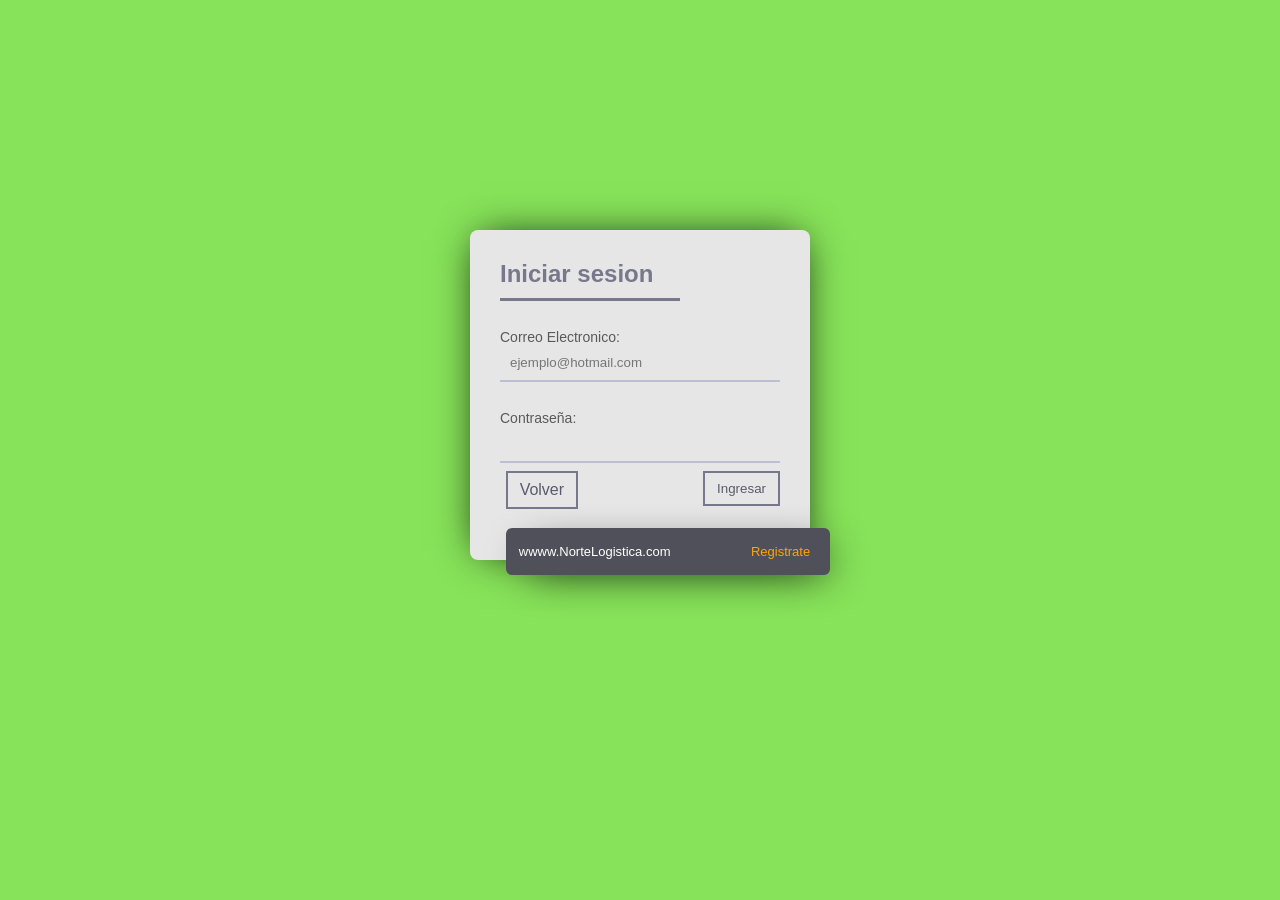
<file: html/Ingresar.html>
<!DOCTYPE html>
<html lang="en">
<head>
    <meta charset="UTF-8">
    <meta http-equiv="X-UA-Compatible" content="IE=edge">
    <meta name="viewport" content="width=device-width, initial-scale=1.0">
    <title>Ingresar</title>
    <link rel="stylesheet" href="../Componentes/Estilos_Ingresar.css">
</head>
<body>
    <!--Pnatlla de registro-->
    

    <form class="form">
        <h2>Iniciar sesion</h2>
        <p type="Correo Electronico:"><input placeholder="ejemplo@hotmail.com"></input></p>
        <p type="Contraseña:"><input type="password"></input></p>
        <button id="Inicio">Ingresar</button>
        <a href="../index.html">
            <label id="Volver">Volver</label>
        </a>
        <div>
            <label>wwww.NorteLogistica.com</label>
            <label id="registrarse">
                <a href="./Registrarse.html">Registrate</a>
            </label>
        </div>
    </form>

   

</body>
</html>
</file>
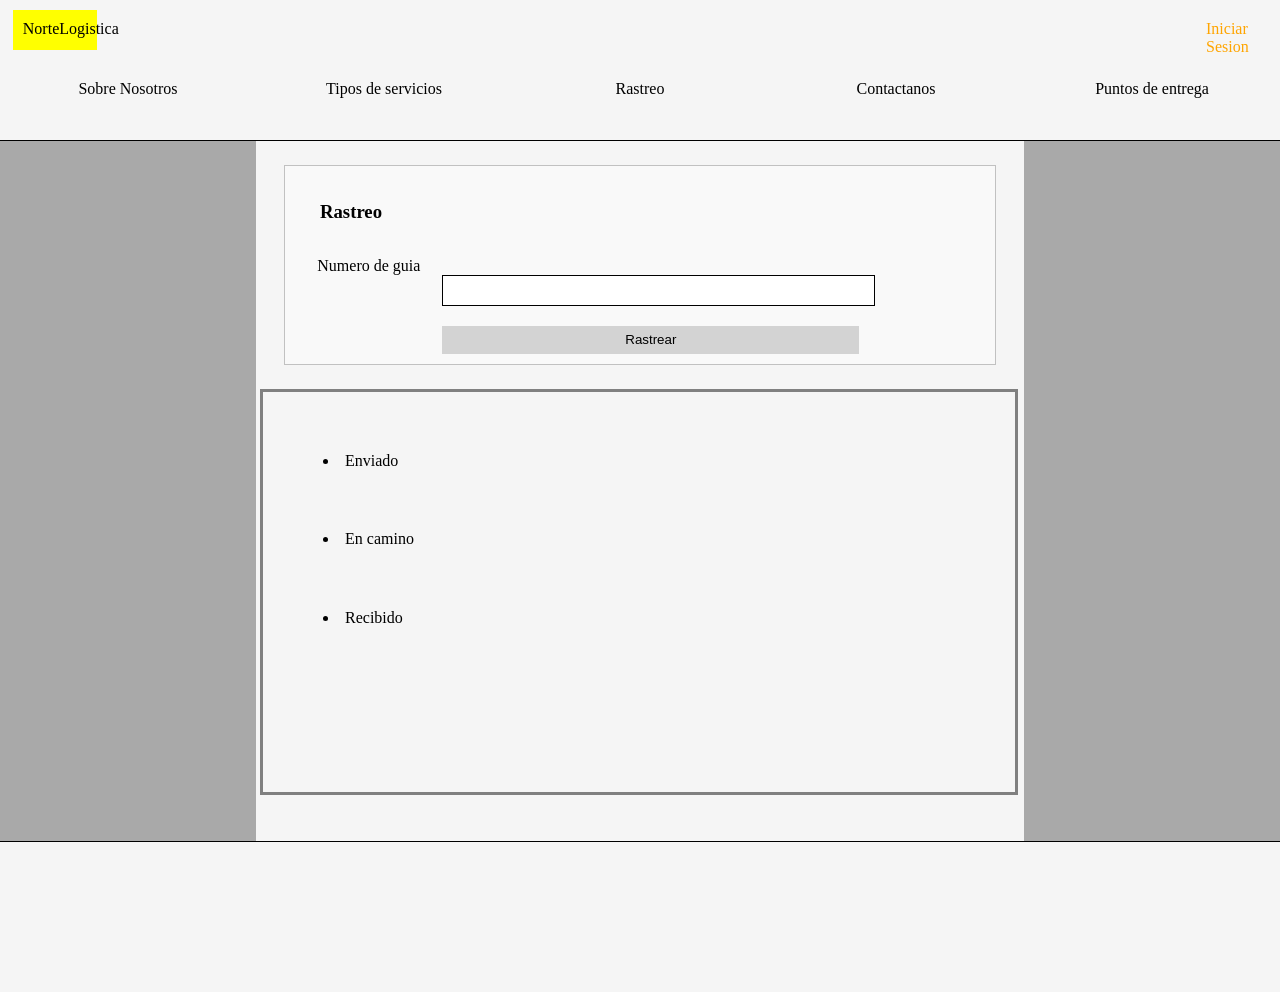
<file: html/Rastreo.html>
<!DOCTYPE html>
<html lang="en">
<head>
    <meta charset="UTF-8">
    <meta http-equiv="X-UA-Compatible" content="IE=edge">
    <meta name="viewport" content="width=device-width, initial-scale=1.0">
    <title>Rastreo</title>
    <link rel="stylesheet" href="../Componentes/Estilos_Rastreo.css">
</head>
<body>
<!--Titulo-->
        
    <div id="header">
        <div class=cajatitulo>
            <a href="../index.html">NorteLogistica</a>
        </div>

        <div class="inicioS">
            <label id="iniciosesion">
                <a href="./html/Ingresar.html">Iniciar Sesion</a>
            </label>
        </div>
    </div>
    <!--Lista de cosas-->
    <div id="header2">    
                    
        <ul id="MenuBurger">
            <li>
                <a href="./SobreNosotros.html">Sobre Nosotros</a>
            </li>
            <li>
                <a>Tipos de servicios</a>
                <ul>
                    <li><a href="./Envios.html">Envios</a></li>
                    
                </ul>
            </li>
            <li><a>Rastreo</a></li>
            <li>
                <a href="./Contactanos.html">Contactanos</a>
            </li>
            <li>
                <a href="./PuntosDeEntrega.html">Puntos de entrega</a>
            </li>
        </ul>
    </div>
    <!--Todo el cuerpo de la pagina-->
    
        
    <div id="central">
            
        
        <!--Izquierda--> 
        <div id="nav"></div>

        <!--En medio--> 
        <div id="section">
            
            <div class=cajaArriba>
                <div class="wrapper">
                    <h3>Rastreo</h3>
                    <form action="">
                      <p>
                        <label for="">Numero de guia</label>
                        <input type="text">
                      </p>
                     <!--Codigo para subir archivos-->
                    <!--
                      <p class="input-file-wrapper">
                        <label for="upload">Upload your photo</label>
                        <input type="file" name="" id="upload">
                      </p>
                    -->
                      <p>
                        <button id="boton">Rastrear</button>
                      </p>
                    </form>
                  </div>
            </div>


            <div class=cajaEnmedio>
                <div class="lineadeltiempo">
                    <li>Enviado</li>
                    <li>En camino</li>
                    <li>Recibido</li>
                </div>
                
                
            </div>


            <div class=cajaAbajo></div>
            
        </div>
        
        <!--Derecha-->
        <div id="aside"></div>

        
    </div>
    
    
    <div id="footer"></div>
        
        
</body>
</html>
</file>
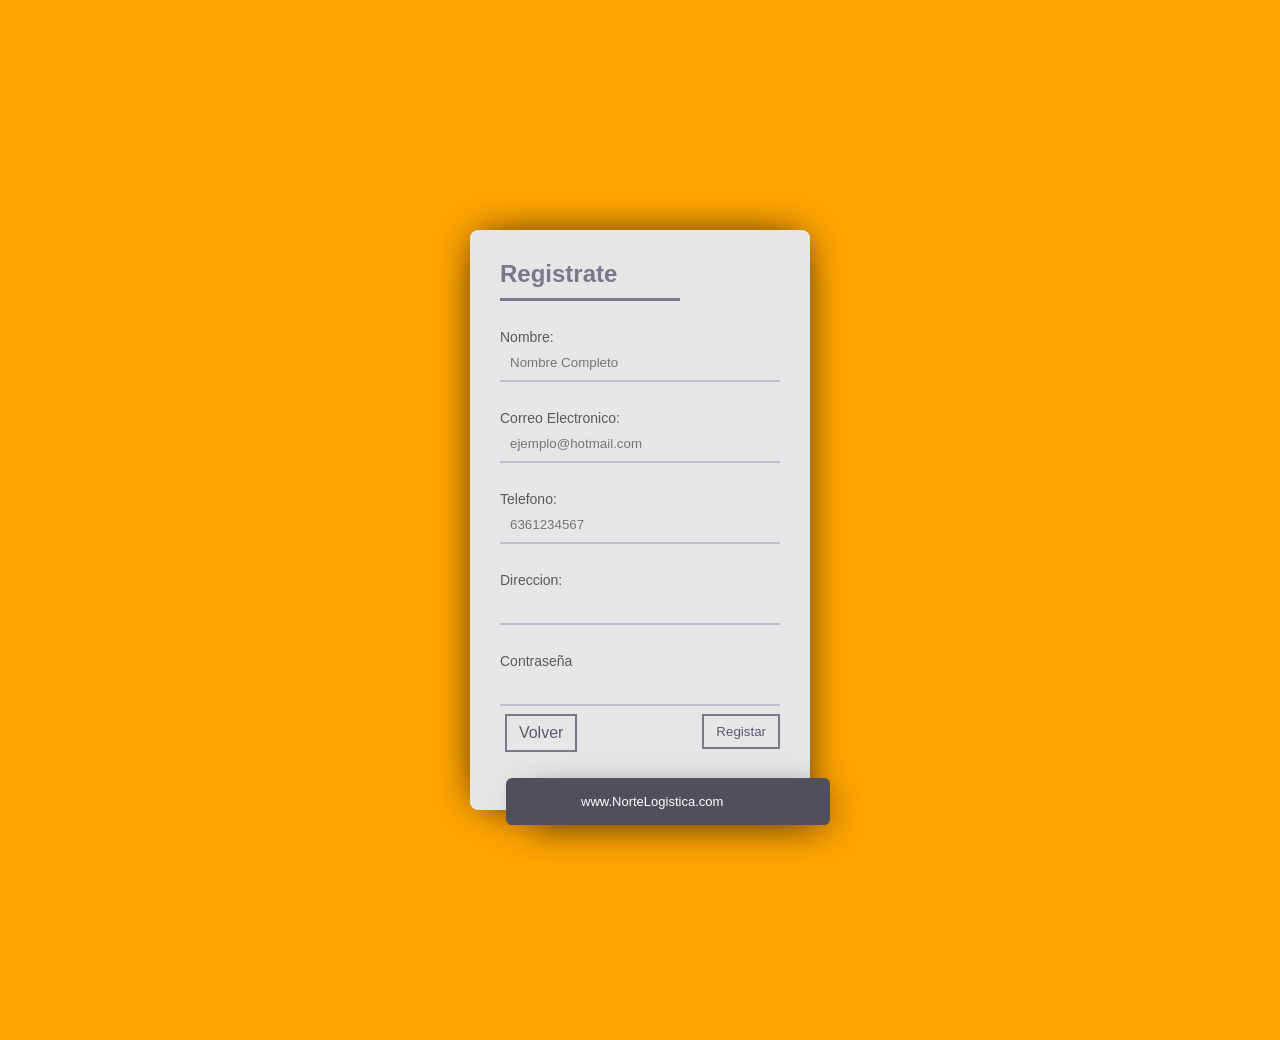
<file: html/Registrarse.html>
<!DOCTYPE html>
<html lang="en">
<head>
    <meta charset="UTF-8">
    <meta http-equiv="X-UA-Compatible" content="IE=edge">
    <meta name="viewport" content="width=device-width, initial-scale=1.0">
    <title>Registro</title>
    <link rel="stylesheet" href="../Componentes/Estilos_Registrarse.css">
</head>
<body>   
    <!--Pnatlla de registro-->
    <form class="form">
        <h2>Registrate</h2>
        <p type="Nombre:"><input placeholder="Nombre Completo"></input></p>
        <p type="Correo Electronico:"><input placeholder="ejemplo@hotmail.com"></input></p>
        <p type="Telefono:"><input placeholder="6361234567"></input></p>
        <p type="Direccion:"><input placeholder=""></input></p>
        <p type="Contraseña">
            <input type="password" size="5" maxlength="15">
        </p>
        <button id="Registro">Registar</button>
        <a href="../index.html">
            <label id="Volver">Volver</label>
        </a>
        <div>
          <!--<span class="fa fa-phone"></span>001 1023 567-->
          <span class="fa fa-envelope-o"></span> www.NorteLogistica.com
        </div>
    </form>
    
</body>
</html>
</file>
<file: Componentes/Index.css>
*{
    margin: 0px;
    padding: 0px;
}

body{
    background-color: black;
}

/*Titulo*/
/*------------------------------------*/
#header{
    width: 100%;
    height: 70px;
    background-color: whitesmoke;
    
    
}
.cajatitulo{
    float: left;
    margin-left: 1%;
    margin-top: 10px;
    width: 5%;
    padding: 10px;
    height: 20px;
    background-color: yellow;
    
}
.inicioS{
    float: right;
    margin-left: 80%;
    margin-top: 10px;
    width: 5%;
    padding: 10px;
    height: 20px;
}
#iniciosesion > a{
    text-decoration: none;
    color: orange;
    text-align: center;
}
/*------------------------------------*/


/*Listas y Botones*/
/*------------------------------------*/
#header2{
    border-bottom: 1px solid black;
    background-color: whitesmoke;
    height: 70px;
}
/*Menu de hamburguesa*/
#MenuBurger{
    width: 100%;
} 
ul{
    list-style: none;
    position: absolute;
}
#MenuBurger li>a{
    height: 40px;
    background-color: whitesmoke;
    color: black;
    padding: 10px;
    display: block;
    text-decoration: none;
  
}
#MenuBurger li>a:hover{
    color: black;
    background-color: darkgray;
}
 #MenuBurger>li{
    width: 20%;
    float: left;
    text-align:center

}

#MenuBurger>li>ul{
    display: none;
    width: 20%;
}
#MenuBurger>li:hover>ul {
    display:block;
}
/*------------------------------------*/




/*Central*/
/*------------------------------------*/
#central{
    height: 700px;
}


/*Menu Lados*/
/*------------------------------------*/


/*Izquierda*/
#nav{
    
    width: 20%;
    height: 700px;
    background-color: darkgrey;
    float: left;
}
/*Derecha*/
#aside{
    
    width: 20%;
    height: 700px;
    background-color: darkgrey;
    float: right;
}
/*------------------------------------*/



/*En medio*/
/*------------------------------------*/
#section{
    
    width: 60%;
    height:  700px;
    background-color: whitesmoke;
    float: left;
}

.cajaArriba{
    width: 98%;
    background-color: whitesmoke;
    height: 200px;
    margin-left: 1%;
    margin-right: 1%;
    margin-top: 24px;


}
.cajaEnmedio{
    width: 98%;
    background-color: whitesmoke;
    height: 200px;
    margin-left: 1%;
    margin-right: 1%;
    margin-top: 24px;
    
}
.cajaAbajo{
    width: 98%;
    background-color: whitesmoke;
    height: 200px;
    margin-left: 1%;
    margin-right: 1%;
    margin-top: 24px;


}
/*------------------------------------*/

/*Abajo*/
/*------------------------------------*/
#footer{
    width: 100%;
    height: 150px;
    background-color: whitesmoke;
   

    border-top: 1px solid black;


    
    
}
/*------------------------------------*/

/*Rastreo*/
  /*-------------------------------------*/
  .wrapper {
    width: 90%;
    height: 83%;
    margin: 0 auto;
    padding: 1em;
    background: #f9f9f9;
    border: 1px solid #c1c1c1;
  }
  
  h3 {
    margin: 0;
  }
  
  input:focus, textarea:focus {
    outline: 3px solid gold;
  }
  
  input, textarea, button {
    width: 155%;
    border: 1px solid #000;
  }
  
  .wrapper > * {
    padding: 1em;
  }
  
  form label {
    display: block;
  }
  
  form p {
    margin: 0;
  }
  
  input, textarea {
    margin-left: 30%;
    margin-right: 30%;
    width: 100%;
    padding: .5em;
  }
  
  #boton {
    background: lightgrey;
    margin-left: 30%;
    margin-right: 30%;
    width: 100%;
    height: 30px;
    border: 0;
  }

  #boton > a{
    text-decoration: none;
    color: black;
    display: block;
    height: 30px;
    text-align: center;
  }

  #boton:hover {
    background: gold;
    outline: 0;
  }
 
  
  form {
    display: grid;
    grid-template-columns: 2fr 1fr;
    grid-gap: 20px;
  }
  form p {
    grid-column: 1 / 2;
  }
  
  .input-file-wrapper {
    grid-column: 2 / 3;
    grid-row: 1 / 2;
  }

  body{
    background-color: black;
}
</file>
<file: NorteLogistica/public/dash/plugins/daterangepicker/daterangepicker.css>
.daterangepicker {
  position: absolute;
  color: inherit;
  background-color: #fff;
  border-radius: 4px;
  border: 1px solid #ddd;
  width: 278px;
  max-width: none;
  padding: 0;
  margin-top: 7px;
  top: 100px;
  left: 20px;
  z-index: 3001;
  display: none;
  font-family: arial;
  font-size: 15px;
  line-height: 1em;
}

.daterangepicker:before, .daterangepicker:after {
  position: absolute;
  display: inline-block;
  border-bottom-color: rgba(0, 0, 0, 0.2);
  content: '';
}

.daterangepicker:before {
  top: -7px;
  border-right: 7px solid transparent;
  border-left: 7px solid transparent;
  border-bottom: 7px solid #ccc;
}

.daterangepicker:after {
  top: -6px;
  border-right: 6px solid transparent;
  border-bottom: 6px solid #fff;
  border-left: 6px solid transparent;
}

.daterangepicker.opensleft:before {
  right: 9px;
}

.daterangepicker.opensleft:after {
  right: 10px;
}

.daterangepicker.openscenter:before {
  left: 0;
  right: 0;
  width: 0;
  margin-left: auto;
  margin-right: auto;
}

.daterangepicker.openscenter:after {
  left: 0;
  right: 0;
  width: 0;
  margin-left: auto;
  margin-right: auto;
}

.daterangepicker.opensright:before {
  left: 9px;
}

.daterangepicker.opensright:after {
  left: 10px;
}

.daterangepicker.drop-up {
  margin-top: -7px;
}

.daterangepicker.drop-up:before {
  top: initial;
  bottom: -7px;
  border-bottom: initial;
  border-top: 7px solid #ccc;
}

.daterangepicker.drop-up:after {
  top: initial;
  bottom: -6px;
  border-bottom: initial;
  border-top: 6px solid #fff;
}

.daterangepicker.single .daterangepicker .ranges, .daterangepicker.single .drp-calendar {
  float: none;
}

.daterangepicker.single .drp-selected {
  display: none;
}

.daterangepicker.show-calendar .drp-calendar {
  display: block;
}

.daterangepicker.show-calendar .drp-buttons {
  display: block;
}

.daterangepicker.auto-apply .drp-buttons {
  display: none;
}

.daterangepicker .drp-calendar {
  display: none;
  max-width: 270px;
}

.daterangepicker .drp-calendar.left {
  padding: 8px 0 8px 8px;
}

.daterangepicker .drp-calendar.right {
  padding: 8px;
}

.daterangepicker .drp-calendar.single .calendar-table {
  border: none;
}

.daterangepicker .calendar-table .next span, .daterangepicker .calendar-table .prev span {
  color: #fff;
  border: solid black;
  border-width: 0 2px 2px 0;
  border-radius: 0;
  display: inline-block;
  padding: 3px;
}

.daterangepicker .calendar-table .next span {
  transform: rotate(-45deg);
  -webkit-transform: rotate(-45deg);
}

.daterangepicker .calendar-table .prev span {
  transform: rotate(135deg);
  -webkit-transform: rotate(135deg);
}

.daterangepicker .calendar-table th, .daterangepicker .calendar-table td {
  white-space: nowrap;
  text-align: center;
  vertical-align: middle;
  min-width: 32px;
  width: 32px;
  height: 24px;
  line-height: 24px;
  font-size: 12px;
  border-radius: 4px;
  border: 1px solid transparent;
  white-space: nowrap;
  cursor: pointer;
}

.daterangepicker .calendar-table {
  border: 1px solid #fff;
  border-radius: 4px;
  background-color: #fff;
}

.daterangepicker .calendar-table table {
  width: 100%;
  margin: 0;
  border-spacing: 0;
  border-collapse: collapse;
}

.daterangepicker td.available:hover, .daterangepicker th.available:hover {
  background-color: #eee;
  border-color: transparent;
  color: inherit;
}

.daterangepicker td.week, .daterangepicker th.week {
  font-size: 80%;
  color: #ccc;
}

.daterangepicker td.off, .daterangepicker td.off.in-range, .daterangepicker td.off.start-date, .daterangepicker td.off.end-date {
  background-color: #fff;
  border-color: transparent;
  color: #999;
}

.daterangepicker td.in-range {
  background-color: #ebf4f8;
  border-color: transparent;
  color: #000;
  border-radius: 0;
}

.daterangepicker td.start-date {
  border-radius: 4px 0 0 4px;
}

.daterangepicker td.end-date {
  border-radius: 0 4px 4px 0;
}

.daterangepicker td.start-date.end-date {
  border-radius: 4px;
}

.daterangepicker td.active, .daterangepicker td.active:hover {
  background-color: #357ebd;
  border-color: transparent;
  color: #fff;
}

.daterangepicker th.month {
  width: auto;
}

.daterangepicker td.disabled, .daterangepicker option.disabled {
  color: #999;
  cursor: not-allowed;
  text-decoration: line-through;
}

.daterangepicker select.monthselect, .daterangepicker select.yearselect {
  font-size: 12px;
  padding: 1px;
  height: auto;
  margin: 0;
  cursor: default;
}

.daterangepicker select.monthselect {
  margin-right: 2%;
  width: 56%;
}

.daterangepicker select.yearselect {
  width: 40%;
}

.daterangepicker select.hourselect, .daterangepicker select.minuteselect, .daterangepicker select.secondselect, .daterangepicker select.ampmselect {
  width: 50px;
  margin: 0 auto;
  background: #eee;
  border: 1px solid #eee;
  padding: 2px;
  outline: 0;
  font-size: 12px;
}

.daterangepicker .calendar-time {
  text-align: center;
  margin: 4px auto 0 auto;
  line-height: 30px;
  position: relative;
}

.daterangepicker .calendar-time select.disabled {
  color: #ccc;
  cursor: not-allowed;
}

.daterangepicker .drp-buttons {
  clear: both;
  text-align: right;
  padding: 8px;
  border-top: 1px solid #ddd;
  display: none;
  line-height: 12px;
  vertical-align: middle;
}

.daterangepicker .drp-selected {
  display: inline-block;
  font-size: 12px;
  padding-right: 8px;
}

.daterangepicker .drp-buttons .btn {
  margin-left: 8px;
  font-size: 12px;
  font-weight: bold;
  padding: 4px 8px;
}

.daterangepicker.show-ranges.single.rtl .drp-calendar.left {
  border-right: 1px solid #ddd;
}

.daterangepicker.show-ranges.single.ltr .drp-calendar.left {
  border-left: 1px solid #ddd;
}

.daterangepicker.show-ranges.rtl .drp-calendar.right {
  border-right: 1px solid #ddd;
}

.daterangepicker.show-ranges.ltr .drp-calendar.left {
  border-left: 1px solid #ddd;
}

.daterangepicker .ranges {
  float: none;
  text-align: left;
  margin: 0;
}

.daterangepicker.show-calendar .ranges {
  margin-top: 8px;
}

.daterangepicker .ranges ul {
  list-style: none;
  margin: 0 auto;
  padding: 0;
  width: 100%;
}

.daterangepicker .ranges li {
  font-size: 12px;
  padding: 8px 12px;
  cursor: pointer;
}

.daterangepicker .ranges li:hover {
  background-color: #eee;
}

.daterangepicker .ranges li.active {
  background-color: #08c;
  color: #fff;
}

/*  Larger Screen Styling */
@media (min-width: 564px) {
  .daterangepicker {
    width: auto;
  }

  .daterangepicker .ranges ul {
    width: 140px;
  }

  .daterangepicker.single .ranges ul {
    width: 100%;
  }

  .daterangepicker.single .drp-calendar.left {
    clear: none;
  }

  .daterangepicker.single .ranges, .daterangepicker.single .drp-calendar {
    float: left;
  }

  .daterangepicker {
    direction: ltr;
    text-align: left;
  }

  .daterangepicker .drp-calendar.left {
    clear: left;
    margin-right: 0;
  }

  .daterangepicker .drp-calendar.left .calendar-table {
    border-right: none;
    border-top-right-radius: 0;
    border-bottom-right-radius: 0;
  }

  .daterangepicker .drp-calendar.right {
    margin-left: 0;
  }

  .daterangepicker .drp-calendar.right .calendar-table {
    border-left: none;
    border-top-left-radius: 0;
    border-bottom-left-radius: 0;
  }

  .daterangepicker .drp-calendar.left .calendar-table {
    padding-right: 8px;
  }

  .daterangepicker .ranges, .daterangepicker .drp-calendar {
    float: left;
  }
}

@media (min-width: 730px) {
  .daterangepicker .ranges {
    width: auto;
  }

  .daterangepicker .ranges {
    float: left;
  }

  .daterangepicker.rtl .ranges {
    float: right;
  }

  .daterangepicker .drp-calendar.left {
    clear: none !important;
  }
}
</file>
<file: Componentes/Estilos_Ingresar.css>
*{
    margin: 0px;
    padding: 0px;
}


/*Pantalla de Registro*/
body{
    background:#87e359;margin:0
}
.form{
    
    width:340px;height:330px;background:#e6e6e6;
    border-radius:8px;box-shadow:0 0 40px -10px #000;
    margin:calc(50vh - 220px) auto;padding:20px 30px;
    max-width:calc(100vw - 40px);
    box-sizing:border-box;font-family:'Montserrat',sans-serif;position:relative
}
h2{
    margin:10px 0;padding-bottom:10px;
    width:180px;color:#78788c;
    border-bottom:3px solid #78788c
}
input{
    width:100%;
    padding:10px;
    box-sizing:border-box;
    background:none;outline:none;
    resize:none;
    border:0;font-family:'Montserrat',sans-serif;transition:all .3s;
    border-bottom:2px solid #bebed2;
}
input:focus{
    border-bottom:2px solid #78788c;
}
p:before{
    content:attr(type);
    display:block;margin:28px 0 0;
    font-size:14px;color:#5a5a5a;
}
#Inicio{
    float:right;
    padding:8px 12px;
    margin:8px 0 0;
    font-family:'Montserrat',sans-serif;border:2px solid #78788c;
    background:0;
    color:#5a5a6e;
    cursor:pointer;
    transition:all .3s;
}
#Inicio:hover{
    background:#78788c;
    color:#fff;
}
#Volver{
    float:right;
    padding:8px 12px;
    margin:8px 0 0;
    margin-right: 125px;
    font-family:'Montserrat',sans-serif;border:2px solid #78788c;
    background:0;
    color:#5a5a6e;
    cursor:pointer;
    transition:all .3s;
}
#Volver:hover{
    background:#78788c;
    color:#fff;
}
div{
    content:'Hi';
    position:absolute;
    bottom:-15px;right:-20px;
    background:#50505a;
    color:#fff;width:320px;
    padding:16px 4px 16px 0;
    border-radius:6px;font-size:13px;
    box-shadow:10px 10px 40px -14px #000;
}
#registrto{
    text-decoration: none;
    color: white;
}
label{
    margin-left: 4%;
}

#registrarse > a{
    text-decoration: none;
    color: orange;
    text-align: center;
    margin-left: 20%;
}
</file>
<file: Componentes/Estilos_Rastreo.css>
*{
    margin: 0px;
    padding: 0px;
}
  
/*Titulo*/
/*------------------------------------*/
#header{
    width: 100%;
    height: 70px;
    background-color: whitesmoke;
    
    
}
.cajatitulo{
    float: left;
    margin-left: 1%;
    margin-top: 10px;
    width: 5%;
    padding: 10px;
    height: 20px;
    background-color: yellow;
    
}
.cajatitulo > a{
  text-decoration: none;
    color: black;
}

.inicioS{
  float: right;
  margin-left: 80%;
  margin-top: 10px;
  width: 5%;
  padding: 10px;
  height: 20px;
}
#iniciosesion > a{
  text-decoration: none;
  color: orange;
  text-align: center;
}
/*------------------------------------*/



/*Listas y Botones*/
/*------------------------------------*/
#header2{
    border-bottom: 1px solid black;
    background-color: whitesmoke;
    height: 70px;
}
/*Menu de hamburguesa*/
#MenuBurger{
    width: 100%;
} 
ul{
    list-style: none;
    position: absolute;
}
#MenuBurger li>a{
    height: 40px;
    background-color: whitesmoke;
    color: black;
    padding: 10px;
    display: block;
    text-decoration: none;
  
}
#MenuBurger li>a:hover{
    color: black;
    background-color: darkgray;
}
 #MenuBurger>li{
    width: 20%;
    float: left;
    text-align:center

}

#MenuBurger>li>ul{
    display: none;
    width: 20%;
}
#MenuBurger>li:hover>ul {
    display:block;
}
/*------------------------------------*/




/*Central*/
/*------------------------------------*/
#central{
    height: 700px;
}


/*Menu Lados*/
/*------------------------------------*/


/*Izquierda*/
#nav{
    
    width: 20%;
    height: 700px;
    background-color: darkgrey;
    float: left;
}
/*Derecha*/
#aside{
    
    width: 20%;
    height: 700px;
    background-color: darkgrey;
    float: right;
}
/*------------------------------------*/

/*Rastreo*/
  /*-------------------------------------*/
  .wrapper {
    width: 90%;
    height: 83%;
    margin: 0 auto;
    padding: 1em;
    background: #f9f9f9;
    border: 1px solid #c1c1c1;
  }
  
  h3 {
    margin: 0;
  }
  
  input:focus, textarea:focus {
    outline: 3px solid gold;
  }
  
  input, textarea, button {
    width: 155%;
    border: 1px solid #000;
  }
  
  .wrapper > * {
    padding: 1em;
  }
  
  form label {
    display: block;
  }
  
  form p {
    margin: 0;
  }
  
  button,
  input,
  textarea {
    margin-left: 30%;
    margin-right: 30%;
    width: 100%;
    padding: .5em;
  }
  
  #boton {
    background: lightgrey;
    margin-left: 30%;
    margin-right: 30%;
    width: 100%;
    border: 0;
  }
  #boton:hover, button:focus {
    background: gold;
    outline: 0;
  }
 
  
  form {
    display: grid;
    grid-template-columns: 2fr 1fr;
    grid-gap: 20px;
  }
  form p {
    grid-column: 1 / 2;
  }
  
  .input-file-wrapper {
    grid-column: 2 / 3;
    grid-row: 1 / 2;
  }

  body{
    background-color: black;
}

/*En medio*/
/*------------------------------------*/
#section{
    
    width: 60%;
    height:  700px;
    background-color: whitesmoke;
    float: left;
}

.cajaArriba{
    width: 98%;
    background-color: whitesmoke;
    height: 200px;
    margin-left: 1%;
    margin-right: 1%;
    margin-top: 24px;


}
.cajaEnmedio{
    width: 98%;
    background-color: whitesmoke;
    height: 400px;
    margin-left: .5%;
    margin-right: 1%;
    margin-top: 24px;
    border: 3px solid grey;
}
.cajaAbajo{
    width: 98%;
    background-color: whitesmoke;
  
    margin-left: 1%;
    margin-right: 1%;
    margin-top: 24px;
}
/*------------------------------------*/

/*Rastreo*/
/*------------------------------------*/
.lineadeltiempo > li{
  margin: 8%;
  position: relative;
}


/*Abajo*/
/*------------------------------------*/
#footer{
  width: 100%;
  height: 150px;
  background-color: whitesmoke;  
  border-top: 1px solid black; 
}
/*------------------------------------*/
</file>
<file: Componentes/Estilos_Registrarse.css>
*{
    margin: 0px;
    padding: 0px;
}

/*Pantalla de Registro*/
body{
    background: orange;margin:0
}
.form{
    width:340px;height:580px;background:#e6e6e6;
    border-radius:8px;box-shadow:0 0 40px -10px #000;
    margin:calc(50vh - 220px) auto;padding:20px 30px;
    max-width:calc(100vw - 40px);
    box-sizing:border-box;font-family:'Montserrat',sans-serif;position:relative
}
h2{
    margin:10px 0;padding-bottom:10px;
    width:180px;color:#78788c;
    border-bottom:3px solid #78788c
}
input{
    width:100%;
    padding:10px;
    box-sizing:border-box;
    background:none;outline:none;
    resize:none;
    border:0;font-family:'Montserrat',sans-serif;transition:all .3s;
    border-bottom:2px solid #bebed2;
}
input:focus{
    border-bottom:2px solid #78788c;
}
p:before{
    content:attr(type);
    display:block;margin:28px 0 0;
    font-size:14px;color:#5a5a5a;
}
#Registro{
    float:right;
    padding:8px 12px;
    margin:8px 0 0;
    font-family:'Montserrat',sans-serif;border:2px solid #78788c;
    background:0;
    color:#5a5a6e;
    cursor:pointer;
    transition:all .3s;
}
#Registro:hover{
    background:#78788c;
    color:#fff;
}
#Volver{
    float:right;
    padding:8px 12px;
    margin:8px 0 0;
    margin-right: 125px;
    font-family:'Montserrat',sans-serif;border:2px solid #78788c;
    background:0;
    color:#5a5a6e;
    cursor:pointer;
    transition:all .3s;
}
#Volver:hover{
    background:#78788c;
    color:#fff;
}
div{
    content:'Hi';
    position:absolute;
    bottom:-15px;right:-20px;
    background:#50505a;
    color:#fff;width:320px;
    padding:16px 4px 16px 0;
    border-radius:6px;font-size:13px;
    box-shadow:10px 10px 40px -14px #000;
}
span{
    margin:0 60px 0 15px;
}
</file>
<file: NorteLogistica/public/dash/plugins/jqvmap/jqvmap.min.css>
.jqvmap-label,.jqvmap-pin{pointer-events:none}.jqvmap-label{position:absolute;display:none;-webkit-border-radius:3px;-moz-border-radius:3px;border-radius:3px;background:#292929;color:#fff;font-family:sans-serif,Verdana;font-size:smaller;padding:3px}.jqvmap-zoomin,.jqvmap-zoomout{position:absolute;left:10px;-webkit-border-radius:3px;-moz-border-radius:3px;border-radius:3px;background:#000;padding:3px;color:#fff;width:10px;height:10px;cursor:pointer;line-height:10px;text-align:center}.jqvmap-zoomin{top:10px}.jqvmap-zoomout{top:30px}.jqvmap-region{cursor:pointer}.jqvmap-ajax_response{width:100%;height:500px}
</file>
<file: NorteLogistica/public/dash/plugins/overlayScrollbars/css/OverlayScrollbars.min.css>
/*!
 * OverlayScrollbars
 * https://github.com/KingSora/OverlayScrollbars
 *
 * Version: 1.13.0
 *
 * Copyright KingSora | Rene Haas.
 * https://github.com/KingSora
 *
 * Released under the MIT license.
 * Date: 02.08.2020
 */
html.os-html,html.os-html>.os-host{display:block;overflow:hidden;box-sizing:border-box;height:100%!important;width:100%!important;min-width:100%!important;min-height:100%!important;margin:0!important;position:absolute!important}html.os-html>.os-host>.os-padding{position:absolute}body.os-dragging,body.os-dragging *{cursor:default}.os-host,.os-host-textarea{position:relative;overflow:visible!important;-webkit-box-orient:vertical;-webkit-box-direction:normal;-ms-flex-direction:column;flex-direction:column;-ms-flex-wrap:nowrap;flex-wrap:nowrap;-webkit-box-pack:start;-ms-flex-pack:start;justify-content:flex-start;-ms-flex-line-pack:start;align-content:flex-start;-webkit-box-align:start;-ms-flex-align:start;-ms-grid-row-align:flex-start;align-items:flex-start}.os-host-flexbox{overflow:hidden!important;display:-webkit-box;display:-ms-flexbox;display:flex}.os-host-flexbox>.os-size-auto-observer{height:inherit!important}.os-host-flexbox>.os-content-glue{-webkit-box-flex:1;-ms-flex-positive:1;flex-grow:1;-ms-flex-negative:0;flex-shrink:0}.os-host-flexbox>.os-size-auto-observer,.os-host-flexbox>.os-content-glue{min-height:0;min-width:0;-webkit-box-flex:0;-ms-flex-positive:0;flex-grow:0;-ms-flex-negative:1;flex-shrink:1;-ms-flex-preferred-size:auto;flex-basis:auto}#os-dummy-scrollbar-size{position:fixed;opacity:0;-ms-filter:'progid:DXImageTransform.Microsoft.Alpha(Opacity=0)';visibility:hidden;overflow:scroll;height:500px;width:500px}#os-dummy-scrollbar-size>div{width:200%;height:200%;margin:10px 0}#os-dummy-scrollbar-size:before,#os-dummy-scrollbar-size:after,.os-content:before,.os-content:after{content:'';display:table;width:.01px;height:.01px;line-height:0;font-size:0;flex-grow:0;flex-shrink:0;visibility:hidden}#os-dummy-scrollbar-size,.os-viewport{-ms-overflow-style:scrollbar!important}.os-viewport-native-scrollbars-invisible#os-dummy-scrollbar-size,.os-viewport-native-scrollbars-invisible.os-viewport{scrollbar-width:none!important}.os-viewport-native-scrollbars-invisible#os-dummy-scrollbar-size::-webkit-scrollbar,.os-viewport-native-scrollbars-invisible.os-viewport::-webkit-scrollbar,.os-viewport-native-scrollbars-invisible#os-dummy-scrollbar-size::-webkit-scrollbar-corner,.os-viewport-native-scrollbars-invisible.os-viewport::-webkit-scrollbar-corner{display:none!important;width:0!important;height:0!important;visibility:hidden!important;background:0 0!important}.os-content-glue{box-sizing:inherit;max-height:100%;max-width:100%;width:100%;pointer-events:none}.os-padding{box-sizing:inherit;direction:inherit;position:absolute;overflow:visible;padding:0;margin:0;left:0;top:0;bottom:0;right:0;width:auto!important;height:auto!important;z-index:0}.os-host-overflow>.os-padding{overflow:hidden}.os-viewport{direction:inherit!important;box-sizing:inherit!important;resize:none!important;outline:0!important;position:absolute;overflow:hidden;top:0;left:0;bottom:0;right:0;padding:0;margin:0;-webkit-overflow-scrolling:touch}.os-content-arrange{position:absolute;z-index:-1;min-height:1px;min-width:1px;pointer-events:none}.os-content{direction:inherit;box-sizing:border-box!important;position:relative;display:block;height:100%;width:100%;height:100%;width:100%;visibility:visible}.os-content>.os-textarea{box-sizing:border-box!important;direction:inherit!important;background:0 0!important;outline:0 transparent!important;overflow:hidden!important;position:absolute!important;display:block!important;top:0!important;left:0!important;margin:0!important;border-radius:0!important;float:none!important;-webkit-filter:none!important;filter:none!important;border:0!important;resize:none!important;-webkit-transform:none!important;transform:none!important;max-width:none!important;max-height:none!important;box-shadow:none!important;-webkit-perspective:none!important;perspective:none!important;opacity:1!important;z-index:1!important;clip:auto!important;vertical-align:baseline!important;padding:0}.os-host-rtl>.os-padding>.os-viewport>.os-content>.os-textarea{right:0!important}.os-content>.os-textarea-cover{z-index:-1;pointer-events:none}.os-content>.os-textarea[wrap=off]{white-space:pre!important;margin:0!important}.os-text-inherit{font-family:inherit;font-size:inherit;font-weight:inherit;font-style:inherit;font-variant:inherit;text-transform:inherit;text-decoration:inherit;text-indent:inherit;text-align:inherit;text-shadow:inherit;text-overflow:inherit;letter-spacing:inherit;word-spacing:inherit;line-height:inherit;unicode-bidi:inherit;direction:inherit;color:inherit;cursor:text}.os-resize-observer,.os-resize-observer-host{box-sizing:inherit;display:block;visibility:hidden;position:absolute;top:0;left:0;height:100%;width:100%;overflow:hidden;pointer-events:none;z-index:-1}.os-resize-observer-host{padding:inherit;border:inherit;border-color:transparent;border-style:solid;box-sizing:border-box}.os-resize-observer-host.observed{display:flex;flex-direction:column;justify-content:flex-start;align-items:flex-start}.os-resize-observer-host>.os-resize-observer,.os-resize-observer-host.observed>.os-resize-observer{height:200%;width:200%;padding:inherit;border:inherit;margin:0;display:block;box-sizing:content-box}.os-resize-observer-host.observed>.os-resize-observer,.os-resize-observer-host.observed>.os-resize-observer:before{display:flex;position:relative;flex-grow:1;flex-shrink:0;flex-basis:auto;box-sizing:border-box}.os-resize-observer-host.observed>.os-resize-observer:before{content:'';box-sizing:content-box;padding:inherit;border:inherit;margin:0}.os-size-auto-observer{box-sizing:inherit!important;height:100%;width:inherit;max-width:1px;position:relative;float:left;max-height:1px;overflow:hidden;z-index:-1;padding:0;margin:0;pointer-events:none;-webkit-box-flex:inherit;-ms-flex-positive:inherit;flex-grow:inherit;-ms-flex-negative:0;flex-shrink:0;-ms-flex-preferred-size:0;flex-basis:0}.os-size-auto-observer>.os-resize-observer{width:1000%;height:1000%;min-height:1px;min-width:1px}.os-resize-observer-item{position:absolute;top:0;right:0;bottom:0;left:0;overflow:hidden;z-index:-1;opacity:0;direction:ltr!important;-webkit-box-flex:0!important;-ms-flex:none!important;flex:none!important}.os-resize-observer-item-final{position:absolute;left:0;top:0;-webkit-transition:none!important;transition:none!important;-webkit-box-flex:0!important;-ms-flex:none!important;flex:none!important}.os-resize-observer{-webkit-animation-duration:.001s;animation-duration:.001s;-webkit-animation-name:os-resize-observer-dummy-animation;animation-name:os-resize-observer-dummy-animation}object.os-resize-observer{box-sizing:border-box!important}@-webkit-keyframes os-resize-observer-dummy-animation{0%{z-index:0}to{z-index:-1}}@keyframes os-resize-observer-dummy-animation{0%{z-index:0}to{z-index:-1}}.os-host-transition>.os-scrollbar,.os-host-transition>.os-scrollbar-corner{-webkit-transition:opacity .3s,visibility .3s,top .3s,right .3s,bottom .3s,left .3s;transition:opacity .3s,visibility .3s,top .3s,right .3s,bottom .3s,left .3s}html.os-html>.os-host>.os-scrollbar{position:absolute;z-index:999999}.os-scrollbar,.os-scrollbar-corner{position:absolute;opacity:1;-ms-filter:'progid:DXImageTransform.Microsoft.Alpha(Opacity=100)';z-index:1}.os-scrollbar-corner{bottom:0;right:0}.os-scrollbar{pointer-events:none}.os-scrollbar-track{pointer-events:auto;position:relative;height:100%;width:100%;padding:0!important;border:0!important}.os-scrollbar-handle{pointer-events:auto;position:absolute;width:100%;height:100%}.os-scrollbar-handle-off,.os-scrollbar-track-off{pointer-events:none}.os-scrollbar.os-scrollbar-unusable,.os-scrollbar.os-scrollbar-unusable *{pointer-events:none!important}.os-scrollbar.os-scrollbar-unusable .os-scrollbar-handle{opacity:0!important}.os-scrollbar-horizontal{bottom:0;left:0}.os-scrollbar-vertical{top:0;right:0}.os-host-rtl>.os-scrollbar-horizontal{right:0}.os-host-rtl>.os-scrollbar-vertical{right:auto;left:0}.os-host-rtl>.os-scrollbar-corner{right:auto;left:0}.os-scrollbar-auto-hidden,.os-padding+.os-scrollbar-corner,.os-host-resize-disabled.os-host-scrollbar-horizontal-hidden>.os-scrollbar-corner,.os-host-scrollbar-horizontal-hidden>.os-scrollbar-horizontal,.os-host-resize-disabled.os-host-scrollbar-vertical-hidden>.os-scrollbar-corner,.os-host-scrollbar-vertical-hidden>.os-scrollbar-vertical,.os-scrollbar-horizontal.os-scrollbar-auto-hidden+.os-scrollbar-vertical+.os-scrollbar-corner,.os-scrollbar-horizontal+.os-scrollbar-vertical.os-scrollbar-auto-hidden+.os-scrollbar-corner,.os-scrollbar-horizontal.os-scrollbar-auto-hidden+.os-scrollbar-vertical.os-scrollbar-auto-hidden+.os-scrollbar-corner{opacity:0;visibility:hidden;pointer-events:none}.os-scrollbar-corner-resize-both{cursor:nwse-resize}.os-host-rtl>.os-scrollbar-corner-resize-both{cursor:nesw-resize}.os-scrollbar-corner-resize-horizontal{cursor:ew-resize}.os-scrollbar-corner-resize-vertical{cursor:ns-resize}.os-dragging .os-scrollbar-corner.os-scrollbar-corner-resize{cursor:default}.os-host-resize-disabled.os-host-scrollbar-horizontal-hidden>.os-scrollbar-vertical{top:0;bottom:0}.os-host-resize-disabled.os-host-scrollbar-vertical-hidden>.os-scrollbar-horizontal,.os-host-rtl.os-host-resize-disabled.os-host-scrollbar-vertical-hidden>.os-scrollbar-horizontal{right:0;left:0}.os-scrollbar:hover,.os-scrollbar-corner.os-scrollbar-corner-resize{opacity:1!important;visibility:visible!important}.os-scrollbar-corner.os-scrollbar-corner-resize{background-image:url([data-uri]);background-repeat:no-repeat;background-position:100% 100%;pointer-events:auto!important}.os-host-rtl>.os-scrollbar-corner.os-scrollbar-corner-resize{-webkit-transform:scale(-1,1);transform:scale(-1,1)}.os-host-overflow{overflow:hidden!important}.os-theme-none>.os-scrollbar-horizontal,.os-theme-none>.os-scrollbar-vertical,.os-theme-none>.os-scrollbar-corner{display:none!important}.os-theme-none>.os-scrollbar-corner-resize{display:block!important;min-width:10px;min-height:10px}.os-theme-dark>.os-scrollbar-horizontal,.os-theme-light>.os-scrollbar-horizontal{right:10px;height:10px}.os-theme-dark>.os-scrollbar-vertical,.os-theme-light>.os-scrollbar-vertical{bottom:10px;width:10px}.os-theme-dark.os-host-rtl>.os-scrollbar-horizontal,.os-theme-light.os-host-rtl>.os-scrollbar-horizontal{left:10px;right:0}.os-theme-dark>.os-scrollbar-corner,.os-theme-light>.os-scrollbar-corner{height:10px;width:10px}.os-theme-dark>.os-scrollbar-corner,.os-theme-light>.os-scrollbar-corner{background-color:transparent}.os-theme-dark>.os-scrollbar,.os-theme-light>.os-scrollbar{padding:2px;box-sizing:border-box;background:0 0}.os-theme-dark>.os-scrollbar.os-scrollbar-unusable,.os-theme-light>.os-scrollbar.os-scrollbar-unusable{background:0 0}.os-theme-dark>.os-scrollbar>.os-scrollbar-track,.os-theme-light>.os-scrollbar>.os-scrollbar-track{background:0 0}.os-theme-dark>.os-scrollbar-horizontal>.os-scrollbar-track>.os-scrollbar-handle,.os-theme-light>.os-scrollbar-horizontal>.os-scrollbar-track>.os-scrollbar-handle{min-width:30px}.os-theme-dark>.os-scrollbar-vertical>.os-scrollbar-track>.os-scrollbar-handle,.os-theme-light>.os-scrollbar-vertical>.os-scrollbar-track>.os-scrollbar-handle{min-height:30px}.os-theme-dark.os-host-transition>.os-scrollbar>.os-scrollbar-track>.os-scrollbar-handle,.os-theme-light.os-host-transition>.os-scrollbar>.os-scrollbar-track>.os-scrollbar-handle{-webkit-transition:background-color .3s;transition:background-color .3s}.os-theme-dark>.os-scrollbar>.os-scrollbar-track>.os-scrollbar-handle,.os-theme-light>.os-scrollbar>.os-scrollbar-track>.os-scrollbar-handle,.os-theme-dark>.os-scrollbar>.os-scrollbar-track,.os-theme-light>.os-scrollbar>.os-scrollbar-track{border-radius:10px}.os-theme-dark>.os-scrollbar>.os-scrollbar-track>.os-scrollbar-handle{background:rgba(0,0,0,.4)}.os-theme-light>.os-scrollbar>.os-scrollbar-track>.os-scrollbar-handle{background:rgba(255,255,255,.4)}.os-theme-dark>.os-scrollbar:hover>.os-scrollbar-track>.os-scrollbar-handle{background:rgba(0,0,0,.55)}.os-theme-light>.os-scrollbar:hover>.os-scrollbar-track>.os-scrollbar-handle{background:rgba(255,255,255,.55)}.os-theme-dark>.os-scrollbar>.os-scrollbar-track>.os-scrollbar-handle.active{background:rgba(0,0,0,.7)}.os-theme-light>.os-scrollbar>.os-scrollbar-track>.os-scrollbar-handle.active{background:rgba(255,255,255,.7)}.os-theme-dark>.os-scrollbar-horizontal .os-scrollbar-handle:before,.os-theme-dark>.os-scrollbar-vertical .os-scrollbar-handle:before,.os-theme-light>.os-scrollbar-horizontal .os-scrollbar-handle:before,.os-theme-light>.os-scrollbar-vertical .os-scrollbar-handle:before{content:'';position:absolute;left:0;right:0;top:0;bottom:0;display:block}.os-theme-dark.os-host-scrollbar-horizontal-hidden>.os-scrollbar-horizontal .os-scrollbar-handle:before,.os-theme-dark.os-host-scrollbar-vertical-hidden>.os-scrollbar-vertical .os-scrollbar-handle:before,.os-theme-light.os-host-scrollbar-horizontal-hidden>.os-scrollbar-horizontal .os-scrollbar-handle:before,.os-theme-light.os-host-scrollbar-vertical-hidden>.os-scrollbar-vertical .os-scrollbar-handle:before{display:none}.os-theme-dark>.os-scrollbar-horizontal .os-scrollbar-handle:before,.os-theme-light>.os-scrollbar-horizontal .os-scrollbar-handle:before{top:-6px;bottom:-2px}.os-theme-dark>.os-scrollbar-vertical .os-scrollbar-handle:before,.os-theme-light>.os-scrollbar-vertical .os-scrollbar-handle:before{left:-6px;right:-2px}.os-host-rtl.os-theme-dark>.os-scrollbar-vertical .os-scrollbar-handle:before,.os-host-rtl.os-theme-light>.os-scrollbar-vertical .os-scrollbar-handle:before{right:-6px;left:-2px}
</file>
<file: NorteLogistica/public/dash/plugins/summernote/summernote-bs4.min.css>
@font-face{font-family:summernote;font-style:normal;font-weight:400;font-display:auto;src:url(font/summernote.eot);src:url(font/summernote.eot?#iefix) format("embedded-opentype"),url(font/summernote.woff2) format("woff2"),url(font/summernote.woff) format("woff"),url(font/summernote.ttf) format("truetype")}[class*=" note-icon"]:before,[class^=note-icon]:before{display:inline-block;font-family:summernote;font-style:normal;font-size:inherit;text-decoration:inherit;text-rendering:auto;text-transform:none;vertical-align:middle;-moz-osx-font-smoothing:grayscale;-webkit-font-smoothing:antialiased;speak:none}.note-icon-fw{text-align:center;width:1.25em}.note-icon-border{border:.08em solid #eee;border-radius:.1em;padding:.2em .25em .15em}.note-icon-pull-left{float:left}.note-icon-pull-right{float:right}.note-icon.note-icon-pull-left{margin-right:.3em}.note-icon.note-icon-pull-right{margin-left:.3em}.note-icon-align:before{content:""}.note-icon-align-center:before{content:""}.note-icon-align-indent:before{content:""}.note-icon-align-justify:before{content:""}.note-icon-align-left:before{content:""}.note-icon-align-outdent:before{content:""}.note-icon-align-right:before{content:""}.note-icon-arrow-circle-down:before{content:""}.note-icon-arrow-circle-left:before{content:""}.note-icon-arrow-circle-right:before{content:""}.note-icon-arrow-circle-up:before{content:""}.note-icon-arrows-alt:before{content:""}.note-icon-arrows-h:before{content:""}.note-icon-arrows-v:before{content:""}.note-icon-bold:before{content:""}.note-icon-caret:before{content:""}.note-icon-chain-broken:before{content:""}.note-icon-circle:before{content:""}.note-icon-close:before{content:""}.note-icon-code:before{content:""}.note-icon-col-after:before{content:""}.note-icon-col-before:before{content:""}.note-icon-col-remove:before{content:""}.note-icon-eraser:before{content:""}.note-icon-float-left:before{content:""}.note-icon-float-none:before{content:""}.note-icon-float-right:before{content:""}.note-icon-font:before{content:""}.note-icon-frame:before{content:""}.note-icon-italic:before{content:""}.note-icon-link:before{content:""}.note-icon-magic:before{content:""}.note-icon-menu-check:before{content:""}.note-icon-minus:before{content:""}.note-icon-orderedlist:before{content:""}.note-icon-pencil:before{content:""}.note-icon-picture:before{content:""}.note-icon-question:before{content:""}.note-icon-redo:before{content:""}.note-icon-rollback:before{content:""}.note-icon-row-above:before{content:""}.note-icon-row-below:before{content:""}.note-icon-row-remove:before{content:""}.note-icon-special-character:before{content:""}.note-icon-square:before{content:""}.note-icon-strikethrough:before{content:""}.note-icon-subscript:before{content:""}.note-icon-summernote:before{content:""}.note-icon-superscript:before{content:""}.note-icon-table:before{content:""}.note-icon-text-height:before{content:""}.note-icon-trash:before{content:""}.note-icon-underline:before{content:""}.note-icon-undo:before{content:""}.note-icon-unorderedlist:before{content:""}.note-icon-video:before{content:""}.note-editor{position:relative}.note-editor .note-dropzone{position:absolute;display:none;z-index:100;color:#87cefa;background-color:#fff;opacity:.95}.note-editor .note-dropzone .note-dropzone-message{display:table-cell;vertical-align:middle;text-align:center;font-size:28px;font-weight:700}.note-editor .note-dropzone.hover{color:#098ddf}.note-editor.dragover .note-dropzone{display:table}.note-editor .note-editing-area{position:relative}.note-editor .note-editing-area .note-editable{outline:none}.note-editor .note-editing-area .note-editable sup{vertical-align:super}.note-editor .note-editing-area .note-editable sub{vertical-align:sub}.note-editor .note-editing-area .note-editable img.note-float-left{margin-right:10px}.note-editor .note-editing-area .note-editable img.note-float-right{margin-left:10px}.note-editor.note-airframe,.note-editor.note-frame{border:1px solid rgba(0,0,0,.2)}.note-editor.note-airframe.codeview .note-editing-area .note-editable,.note-editor.note-frame.codeview .note-editing-area .note-editable{display:none}.note-editor.note-airframe.codeview .note-editing-area .note-codable,.note-editor.note-frame.codeview .note-editing-area .note-codable{display:block}.note-editor.note-airframe .note-editing-area,.note-editor.note-frame .note-editing-area{overflow:hidden}.note-editor.note-airframe .note-editing-area .note-editable,.note-editor.note-frame .note-editing-area .note-editable{padding:10px;overflow:auto;word-wrap:break-word}.note-editor.note-airframe .note-editing-area .note-editable[contenteditable=false],.note-editor.note-frame .note-editing-area .note-editable[contenteditable=false]{background-color:hsla(0,0%,50.2%,.11)}.note-editor.note-airframe .note-editing-area .note-codable,.note-editor.note-frame .note-editing-area .note-codable{display:none;width:100%;padding:10px;border:none;box-shadow:none;font-family:Menlo,Monaco,monospace,sans-serif;font-size:14px;color:#ccc;background-color:#222;resize:none;outline:none;-ms-box-sizing:border-box;box-sizing:border-box;border-radius:0;margin-bottom:0}.note-editor.note-airframe.fullscreen,.note-editor.note-frame.fullscreen{position:fixed;top:0;left:0;width:100%!important;z-index:1050}.note-editor.note-airframe.fullscreen .note-resizebar,.note-editor.note-frame.fullscreen .note-resizebar{display:none}.note-editor.note-airframe .note-status-output,.note-editor.note-frame .note-status-output{display:block;width:100%;font-size:14px;line-height:1.42857143;height:20px;margin-bottom:0;color:#000;border:0;border-top:1px solid #e2e2e2}.note-editor.note-airframe .note-status-output:empty,.note-editor.note-frame .note-status-output:empty{height:0;border-top:0 solid transparent}.note-editor.note-airframe .note-status-output .pull-right,.note-editor.note-frame .note-status-output .pull-right{float:right!important}.note-editor.note-airframe .note-status-output .text-muted,.note-editor.note-frame .note-status-output .text-muted{color:#777}.note-editor.note-airframe .note-status-output .text-primary,.note-editor.note-frame .note-status-output .text-primary{color:#286090}.note-editor.note-airframe .note-status-output .text-success,.note-editor.note-frame .note-status-output .text-success{color:#3c763d}.note-editor.note-airframe .note-status-output .text-info,.note-editor.note-frame .note-status-output .text-info{color:#31708f}.note-editor.note-airframe .note-status-output .text-warning,.note-editor.note-frame .note-status-output .text-warning{color:#8a6d3b}.note-editor.note-airframe .note-status-output .text-danger,.note-editor.note-frame .note-status-output .text-danger{color:#a94442}.note-editor.note-airframe .note-status-output .alert,.note-editor.note-frame .note-status-output .alert{margin:-7px 0 0;padding:7px 10px 2px;border-radius:0;color:#000;background-color:#f5f5f5}.note-editor.note-airframe .note-status-output .alert .note-icon,.note-editor.note-frame .note-status-output .alert .note-icon{margin-right:5px}.note-editor.note-airframe .note-status-output .alert-success,.note-editor.note-frame .note-status-output .alert-success{color:#3c763d!important;background-color:#dff0d8!important}.note-editor.note-airframe .note-status-output .alert-info,.note-editor.note-frame .note-status-output .alert-info{color:#31708f!important;background-color:#d9edf7!important}.note-editor.note-airframe .note-status-output .alert-warning,.note-editor.note-frame .note-status-output .alert-warning{color:#8a6d3b!important;background-color:#fcf8e3!important}.note-editor.note-airframe .note-status-output .alert-danger,.note-editor.note-frame .note-status-output .alert-danger{color:#a94442!important;background-color:#f2dede!important}.note-editor.note-airframe .note-statusbar,.note-editor.note-frame .note-statusbar{background-color:hsla(0,0%,50.2%,.11);border-bottom-left-radius:4px;border-bottom-right-radius:4px;border-top:1px solid rgba(0,0,0,.2)}.note-editor.note-airframe .note-statusbar .note-resizebar,.note-editor.note-frame .note-statusbar .note-resizebar{padding-top:1px;height:9px;width:100%;cursor:ns-resize}.note-editor.note-airframe .note-statusbar .note-resizebar .note-icon-bar,.note-editor.note-frame .note-statusbar .note-resizebar .note-icon-bar{width:20px;margin:1px auto;border-top:1px solid rgba(0,0,0,.2)}.note-editor.note-airframe .note-statusbar.locked .note-resizebar,.note-editor.note-frame .note-statusbar.locked .note-resizebar{cursor:default}.note-editor.note-airframe .note-statusbar.locked .note-resizebar .note-icon-bar,.note-editor.note-frame .note-statusbar.locked .note-resizebar .note-icon-bar{display:none}.note-editor.note-airframe .note-placeholder,.note-editor.note-frame .note-placeholder{padding:10px}.note-editor.note-airframe{border:0}.note-editor.note-airframe .note-editing-area .note-editable{padding:0}.note-popover.popover{display:none;max-width:none}.note-popover.popover .popover-content a{display:inline-block;max-width:200px;overflow:hidden;text-overflow:ellipsis;white-space:nowrap;vertical-align:middle}.note-popover.popover .arrow{left:20px!important}.note-toolbar{position:relative}.note-editor .note-toolbar,.note-popover .popover-content{margin:0;padding:0 0 5px 5px}.note-editor .note-toolbar>.note-btn-group,.note-popover .popover-content>.note-btn-group{margin-top:5px;margin-left:0;margin-right:5px}.note-editor .note-toolbar .note-btn-group .note-table,.note-popover .popover-content .note-btn-group .note-table{min-width:0;padding:5px}.note-editor .note-toolbar .note-btn-group .note-table .note-dimension-picker,.note-popover .popover-content .note-btn-group .note-table .note-dimension-picker{font-size:18px}.note-editor .note-toolbar .note-btn-group .note-table .note-dimension-picker .note-dimension-picker-mousecatcher,.note-popover .popover-content .note-btn-group .note-table .note-dimension-picker .note-dimension-picker-mousecatcher{position:absolute!important;z-index:3;width:10em;height:10em;cursor:pointer}.note-editor .note-toolbar .note-btn-group .note-table .note-dimension-picker .note-dimension-picker-unhighlighted,.note-popover .popover-content .note-btn-group .note-table .note-dimension-picker .note-dimension-picker-unhighlighted{position:relative!important;z-index:1;width:5em;height:5em;background:url("[data-uri]") repeat}.note-editor .note-toolbar .note-btn-group .note-table .note-dimension-picker .note-dimension-picker-highlighted,.note-popover .popover-content .note-btn-group .note-table .note-dimension-picker .note-dimension-picker-highlighted{position:absolute!important;z-index:2;width:1em;height:1em;background:url("[data-uri]") repeat}.note-editor .note-toolbar .note-style .dropdown-style blockquote,.note-editor .note-toolbar .note-style .dropdown-style pre,.note-popover .popover-content .note-style .dropdown-style blockquote,.note-popover .popover-content .note-style .dropdown-style pre{margin:0;padding:5px 10px}.note-editor .note-toolbar .note-style .dropdown-style h1,.note-editor .note-toolbar .note-style .dropdown-style h2,.note-editor .note-toolbar .note-style .dropdown-style h3,.note-editor .note-toolbar .note-style .dropdown-style h4,.note-editor .note-toolbar .note-style .dropdown-style h5,.note-editor .note-toolbar .note-style .dropdown-style h6,.note-editor .note-toolbar .note-style .dropdown-style p,.note-popover .popover-content .note-style .dropdown-style h1,.note-popover .popover-content .note-style .dropdown-style h2,.note-popover .popover-content .note-style .dropdown-style h3,.note-popover .popover-content .note-style .dropdown-style h4,.note-popover .popover-content .note-style .dropdown-style h5,.note-popover .popover-content .note-style .dropdown-style h6,.note-popover .popover-content .note-style .dropdown-style p{margin:0;padding:0}.note-editor .note-toolbar .note-color-all .note-dropdown-menu,.note-popover .popover-content .note-color-all .note-dropdown-menu{min-width:337px}.note-editor .note-toolbar .note-color .dropdown-toggle,.note-popover .popover-content .note-color .dropdown-toggle{width:20px;padding-left:5px}.note-editor .note-toolbar .note-color .note-dropdown-menu .note-palette,.note-popover .popover-content .note-color .note-dropdown-menu .note-palette{display:inline-block;margin:0;width:160px}.note-editor .note-toolbar .note-color .note-dropdown-menu .note-palette:first-child,.note-popover .popover-content .note-color .note-dropdown-menu .note-palette:first-child{margin:0 5px}.note-editor .note-toolbar .note-color .note-dropdown-menu .note-palette .note-palette-title,.note-popover .popover-content .note-color .note-dropdown-menu .note-palette .note-palette-title{font-size:12px;margin:2px 7px;text-align:center;border-bottom:1px solid #eee}.note-editor .note-toolbar .note-color .note-dropdown-menu .note-palette .note-color-reset,.note-editor .note-toolbar .note-color .note-dropdown-menu .note-palette .note-color-select,.note-popover .popover-content .note-color .note-dropdown-menu .note-palette .note-color-reset,.note-popover .popover-content .note-color .note-dropdown-menu .note-palette .note-color-select{font-size:11px;margin:3px;padding:0 3px;cursor:pointer;width:100%;border-radius:5px}.note-editor .note-toolbar .note-color .note-dropdown-menu .note-palette .note-color-reset:hover,.note-editor .note-toolbar .note-color .note-dropdown-menu .note-palette .note-color-select:hover,.note-popover .popover-content .note-color .note-dropdown-menu .note-palette .note-color-reset:hover,.note-popover .popover-content .note-color .note-dropdown-menu .note-palette .note-color-select:hover{background:#eee}.note-editor .note-toolbar .note-color .note-dropdown-menu .note-palette .note-color-row,.note-popover .popover-content .note-color .note-dropdown-menu .note-palette .note-color-row{height:20px}.note-editor .note-toolbar .note-color .note-dropdown-menu .note-palette .note-color-select-btn,.note-popover .popover-content .note-color .note-dropdown-menu .note-palette .note-color-select-btn{display:none}.note-editor .note-toolbar .note-color .note-dropdown-menu .note-palette .note-holder-custom .note-color-btn,.note-popover .popover-content .note-color .note-dropdown-menu .note-palette .note-holder-custom .note-color-btn{border:1px solid #eee}.note-editor .note-toolbar .note-para .note-dropdown-menu,.note-popover .popover-content .note-para .note-dropdown-menu{min-width:228px;padding:5px}.note-editor .note-toolbar .note-para .note-dropdown-menu>div+div,.note-popover .popover-content .note-para .note-dropdown-menu>div+div{margin-left:5px}.note-editor .note-toolbar .note-dropdown-menu,.note-popover .popover-content .note-dropdown-menu{min-width:160px}.note-editor .note-toolbar .note-dropdown-menu.right,.note-popover .popover-content .note-dropdown-menu.right{right:0;left:auto}.note-editor .note-toolbar .note-dropdown-menu.right:before,.note-popover .popover-content .note-dropdown-menu.right:before{right:9px;left:auto!important}.note-editor .note-toolbar .note-dropdown-menu.right:after,.note-popover .popover-content .note-dropdown-menu.right:after{right:10px;left:auto!important}.note-editor .note-toolbar .note-dropdown-menu.note-check a i,.note-popover .popover-content .note-dropdown-menu.note-check a i{color:#00bfff;visibility:hidden}.note-editor .note-toolbar .note-dropdown-menu.note-check a.checked i,.note-popover .popover-content .note-dropdown-menu.note-check a.checked i{visibility:visible}.note-editor .note-toolbar .note-fontsize-10,.note-popover .popover-content .note-fontsize-10{font-size:10px}.note-editor .note-toolbar .note-color-palette,.note-popover .popover-content .note-color-palette{line-height:1}.note-editor .note-toolbar .note-color-palette div .note-color-btn,.note-popover .popover-content .note-color-palette div .note-color-btn{width:20px;height:20px;padding:0;margin:0;border:0;border-radius:0}.note-editor .note-toolbar .note-color-palette div .note-color-btn:hover,.note-popover .popover-content .note-color-palette div .note-color-btn:hover{transform:scale(1.2);transition:all .2s}.note-modal .modal-dialog{outline:0;border-radius:5px;box-shadow:0 3px 9px rgba(0,0,0,.5)}.note-modal .form-group{margin-left:0;margin-right:0}.note-modal .note-modal-form{margin:0}.note-modal .note-image-dialog .note-dropzone{min-height:100px;font-size:30px;line-height:4;color:#d3d3d3;text-align:center;border:4px dashed #d3d3d3;margin-bottom:10px}@-moz-document url-prefix(){.note-modal .note-image-input{height:auto}}.note-placeholder{position:absolute;display:none;color:grey}.note-handle .note-control-selection{position:absolute;display:none;border:1px solid #000}.note-handle .note-control-selection>div{position:absolute}.note-handle .note-control-selection .note-control-selection-bg{width:100%;height:100%;background-color:#000;-webkit-opacity:.3;-khtml-opacity:.3;-moz-opacity:.3;opacity:.3;-ms-filter:progid:DXImageTransform.Microsoft.Alpha(opacity=30);filter:alpha(opacity=30)}.note-handle .note-control-selection .note-control-handle,.note-handle .note-control-selection .note-control-holder,.note-handle .note-control-selection .note-control-sizing{width:7px;height:7px;border:1px solid #000}.note-handle .note-control-selection .note-control-sizing{background-color:#000}.note-handle .note-control-selection .note-control-nw{top:-5px;left:-5px;border-right:none;border-bottom:none}.note-handle .note-control-selection .note-control-ne{top:-5px;right:-5px;border-bottom:none;border-left:none}.note-handle .note-control-selection .note-control-sw{bottom:-5px;left:-5px;border-top:none;border-right:none}.note-handle .note-control-selection .note-control-se{right:-5px;bottom:-5px;cursor:se-resize}.note-handle .note-control-selection .note-control-se.note-control-holder{cursor:default;border-top:none;border-left:none}.note-handle .note-control-selection .note-control-selection-info{right:0;bottom:0;padding:5px;margin:5px;color:#fff;background-color:#000;font-size:12px;border-radius:5px;-webkit-opacity:.7;-khtml-opacity:.7;-moz-opacity:.7;opacity:.7;-ms-filter:progid:DXImageTransform.Microsoft.Alpha(opacity=70);filter:alpha(opacity=70)}.note-hint-popover{min-width:100px;padding:2px}.note-hint-popover .popover-content{padding:3px;max-height:150px;overflow:auto}.note-hint-popover .popover-content .note-hint-group .note-hint-item{display:block!important;padding:3px}.note-hint-popover .popover-content .note-hint-group .note-hint-item.active,.note-hint-popover .popover-content .note-hint-group .note-hint-item:hover{display:block;clear:both;font-weight:400;line-height:1.4;color:#fff;white-space:nowrap;text-decoration:none;background-color:#428bca;outline:0;cursor:pointer}.note-toolbar{background:hsla(0,0%,50.2%,.11)}.note-btn-group .note-btn{border-color:rgba(0,0,0,.2);padding:.28rem .65rem;font-size:13px}
</file>
